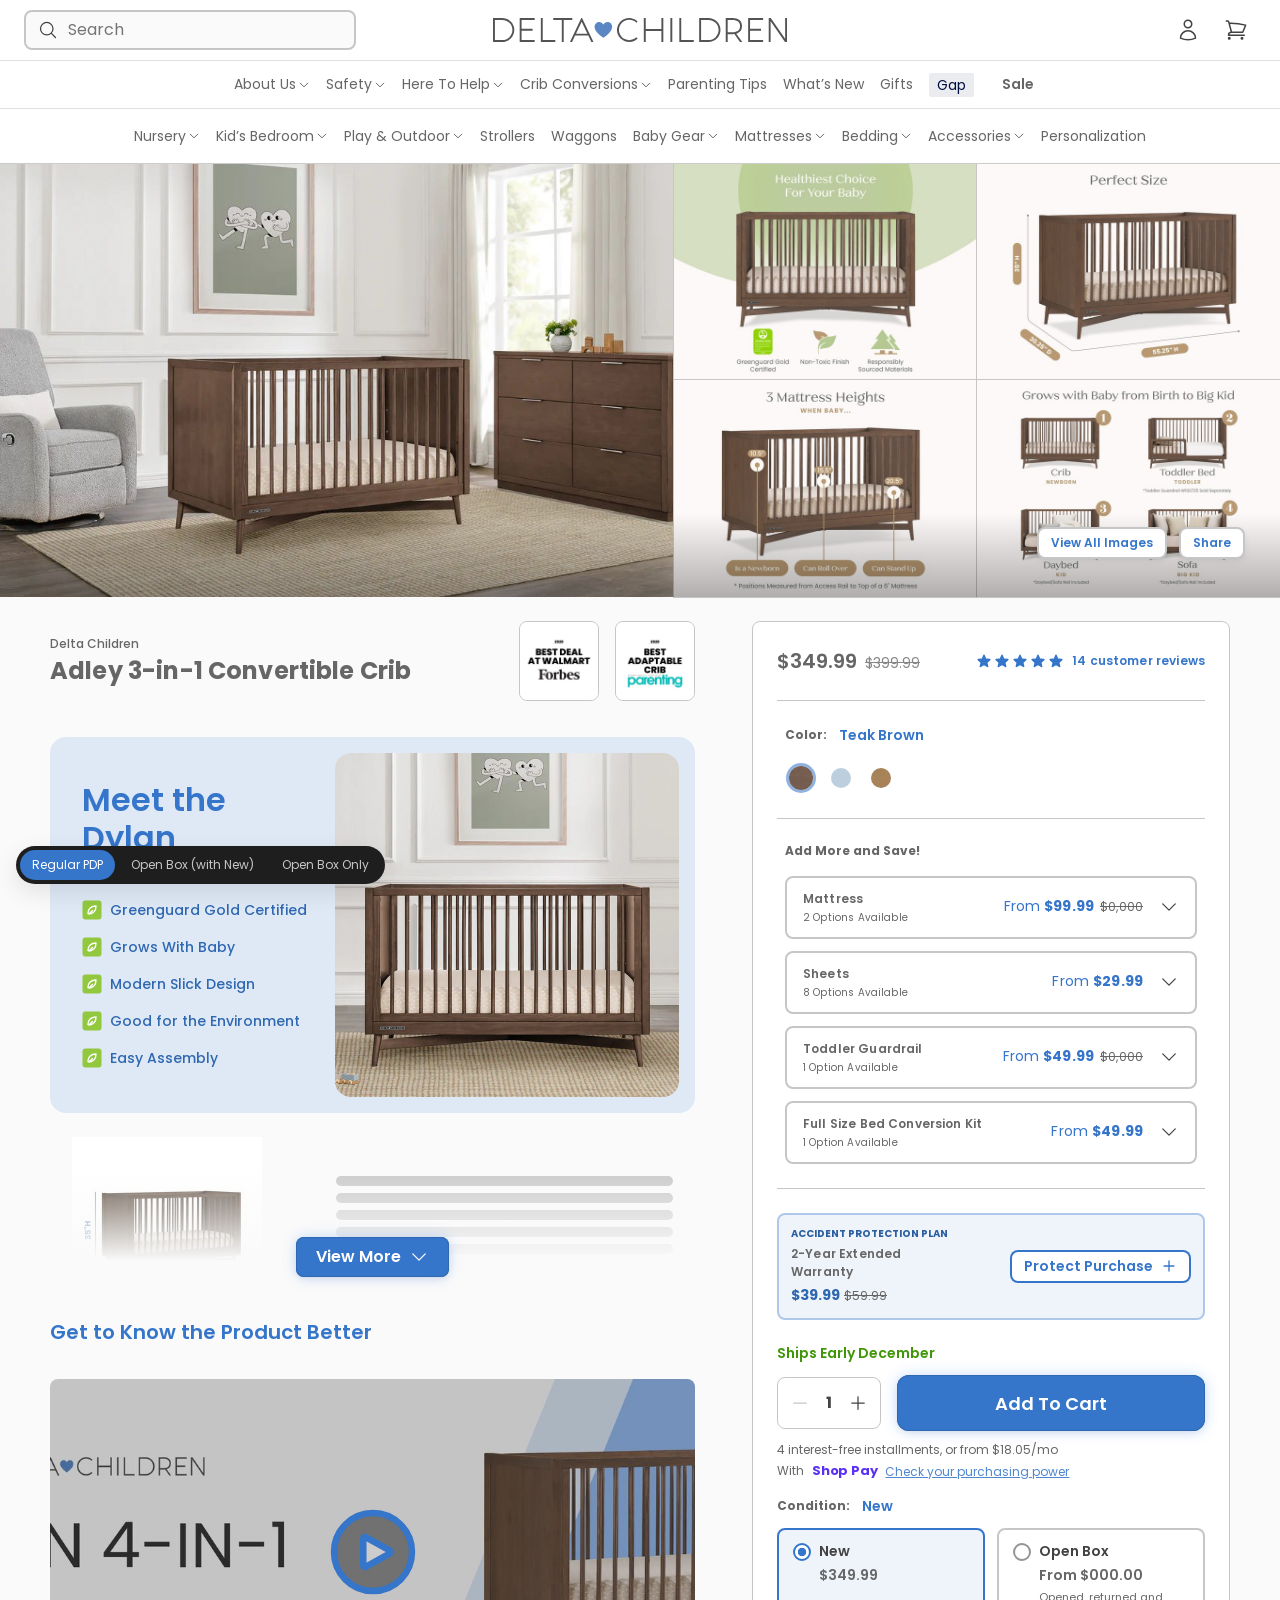
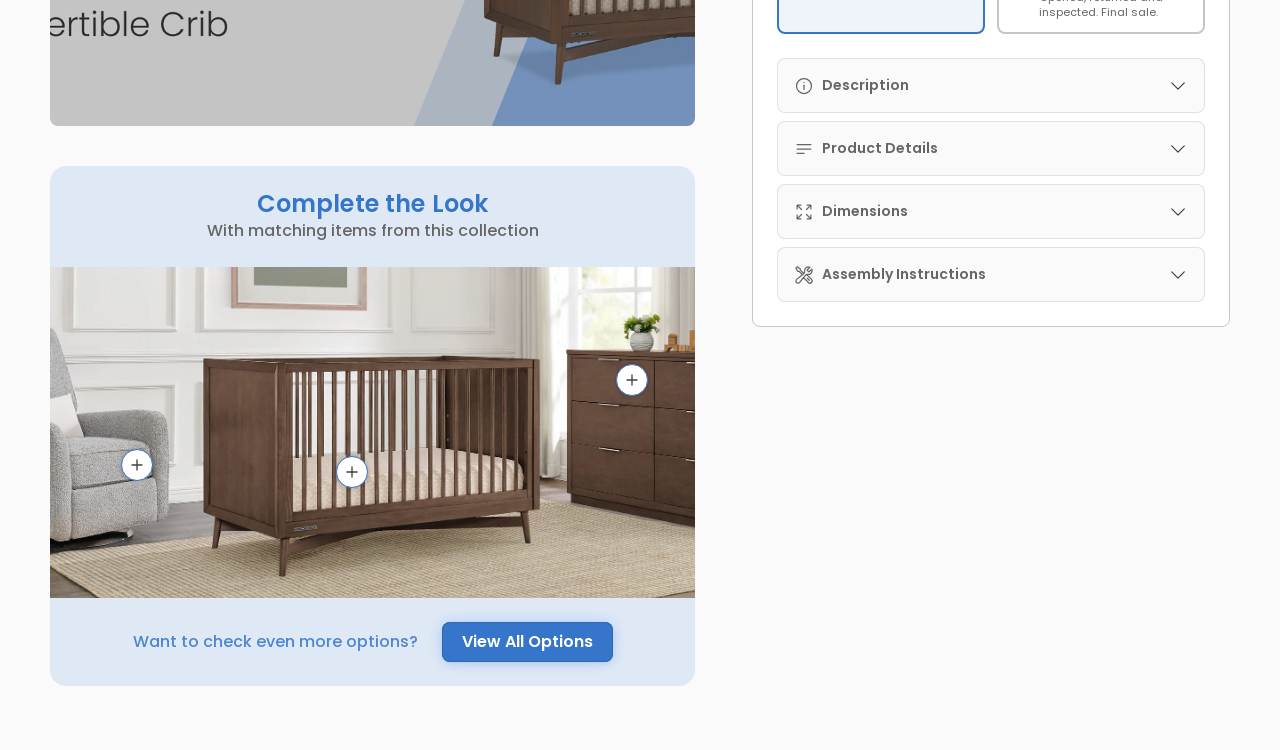
<file: index.html>
<!doctype html>
<html lang="en">
<head>
<meta charset="utf-8">
<meta name="viewport" content="width=device-width, initial-scale=1">
<title>Adley 3-in-1 Convertible Crib | Delta Children (Prototype, Option C)</title>
<meta name="description" content="Prototype: regular product page with the Open Box option.">
<link rel="preconnect" href="https://fonts.googleapis.com">
<link rel="preconnect" href="https://fonts.gstatic.com" crossorigin>
<link rel="stylesheet" href="https://fonts.googleapis.com/css2?family=Poppins:wght@400;500;600;700&display=swap">
<link rel="stylesheet" href="assets/css/styles.css">
</head>
<body>

<!-- Icon sprite -->
<svg width="0" height="0" style="position:absolute" aria-hidden="true">
  <symbol id="i-search" viewBox="0 0 24 24"><path d="m21 21-5.197-5.197m0 0A7.5 7.5 0 1 0 5.196 5.196a7.5 7.5 0 0 0 10.607 10.607Z"/></symbol>
  <symbol id="i-user" viewBox="0 0 24 24"><path d="M15.75 6a3.75 3.75 0 1 1-7.5 0 3.75 3.75 0 0 1 7.5 0ZM4.501 20.118a7.5 7.5 0 0 1 14.998 0A17.933 17.933 0 0 1 12 21.75c-2.676 0-5.216-.584-7.499-1.632Z"/></symbol>
  <symbol id="i-cart" viewBox="0 0 24 24"><path d="M2.25 3h1.386c.51 0 .955.343 1.087.835l.383 1.437M7.5 14.25a3 3 0 0 0-3 3h15.75m-12.75-3h11.218c1.121-2.3 2.1-4.684 2.924-7.138a60.114 60.114 0 0 0-16.536-1.84M7.5 14.25 5.106 5.272M6 20.25a.75.75 0 1 1-1.5 0 .75.75 0 0 1 1.5 0Zm12.75 0a.75.75 0 1 1-1.5 0 .75.75 0 0 1 1.5 0Z"/></symbol>
  <symbol id="i-menu" viewBox="0 0 24 24"><path d="M3.75 6.75h16.5M3.75 12h16.5m-16.5 5.25h16.5"/></symbol>
  <symbol id="i-chev-down" viewBox="0 0 24 24"><path d="m19.5 8.25-7.5 7.5-7.5-7.5"/></symbol>
  <symbol id="i-chev-right" viewBox="0 0 24 24"><path d="m8.25 4.5 7.5 7.5-7.5 7.5"/></symbol>
  <symbol id="i-plus" viewBox="0 0 24 24"><path d="M12 4.5v15m7.5-7.5h-15"/></symbol>
  <symbol id="i-minus" viewBox="0 0 24 24"><path d="M19.5 12h-15"/></symbol>
  <symbol id="i-info" viewBox="0 0 24 24"><circle cx="12" cy="12" r="9"/><path d="M12 11v5.25"/><path d="M12 7.75h.01"/></symbol>
  <symbol id="i-lines" viewBox="0 0 24 24"><path d="M3.75 6.75h16.5M3.75 12h16.5M3.75 17.25H12"/></symbol>
  <symbol id="i-expand" viewBox="0 0 24 24"><path d="M3.75 3.75v4.5m0-4.5h4.5m-4.5 0L9 9M3.75 20.25v-4.5m0 4.5h4.5m-4.5 0L9 15M20.25 3.75h-4.5m4.5 0v4.5m0-4.5L15 9m5.25 11.25h-4.5m4.5 0v-4.5m0 4.5L15 15"/></symbol>
  <symbol id="i-wrench" viewBox="0 0 24 24"><path d="M11.42 15.17 17.25 21A2.652 2.652 0 0 0 21 17.25l-5.877-5.877M11.42 15.17l2.496-3.03c.317-.384.74-.626 1.208-.766M11.42 15.17l-4.655 5.653a2.548 2.548 0 1 1-3.586-3.586l6.837-5.63m5.108-.233c.55-.164 1.163-.188 1.743-.14a4.5 4.5 0 0 0 4.486-6.336l-3.276 3.277a3.004 3.004 0 0 1-2.25-2.25l3.276-3.276a4.5 4.5 0 0 0-6.336 4.486c.091 1.076-.071 2.264-.904 2.95l-.102.085m-1.745 1.437L5.909 7.5H4.5L2.25 3.75l1.5-1.5L7.5 4.5v1.409l4.26 4.26m-1.745 1.437 1.745-1.437m6.615 8.206L15.75 15.75"/></symbol>
  <symbol id="i-arrow" viewBox="0 0 24 24"><path d="M13.5 4.5 21 12m0 0-7.5 7.5M21 12H3"/></symbol>
  <symbol id="i-close" viewBox="0 0 24 24"><path d="M6 18 18 6M6 6l12 12"/></symbol>
  <symbol id="i-play" viewBox="0 0 24 24"><path d="M21 12a9 9 0 1 1-18 0 9 9 0 0 1 18 0Z"/><path d="M15.91 11.672a.375.375 0 0 1 0 .656l-5.603 3.113a.375.375 0 0 1-.557-.328V8.887c0-.286.307-.466.557-.327l5.603 3.112Z"/></symbol>
  <symbol id="i-star" viewBox="0 0 24 24"><path d="M10.788 3.21c.448-1.077 1.976-1.077 2.424 0l2.082 5.006 5.404.434c1.164.093 1.636 1.545.749 2.305l-4.117 3.527 1.257 5.273c.271 1.136-.964 2.033-1.96 1.425L12 18.354 7.373 21.18c-.996.608-2.231-.29-1.96-1.425l1.257-5.273-4.117-3.527c-.887-.76-.415-2.212.749-2.305l5.404-.434 2.082-5.005Z"/></symbol>
  <symbol id="i-box" viewBox="0 0 24 24"><path d="m20.25 7.5-.625 10.632a2.25 2.25 0 0 1-2.247 2.118H6.622a2.25 2.25 0 0 1-2.247-2.118L3.75 7.5M10 11.25h4M3.375 7.5h17.25c.621 0 1.125-.504 1.125-1.125v-1.5c0-.621-.504-1.125-1.125-1.125H3.375c-.621 0-1.125.504-1.125 1.125v1.5c0 .621.504 1.125 1.125 1.125Z"/></symbol>
  <symbol id="i-gg" viewBox="0 0 20 20"><rect x=".5" y=".5" width="19" height="19" rx="3" fill="#92c83e" stroke="none"/><path d="M6 13.5c0-4.5 3-7.5 8-7.5 0 5-3 8-7 8m0 0 3.5-3.5" fill="none" stroke="#fff" stroke-width="1.4"/></symbol>
</svg>

<header class="site-header">
  <div class="hdr-top">
    <button type="button" class="icon-btn only-mobile" aria-label="Menu"><svg class="icon"><use href="#i-menu"/></svg></button>
    <label class="hdr-search only-desktop">
      <svg class="icon"><use href="#i-search"/></svg>
      <input type="search" placeholder="Search" aria-label="Search">
    </label>
    <a class="hdr-logo" href="index.html" aria-label="Delta Children home"><img src="assets/img/logo.svg" alt="Delta Children" width="294" height="24"></a>
    <div class="hdr-actions">
      <button type="button" class="icon-btn only-mobile" aria-label="Search"><svg class="icon"><use href="#i-search"/></svg></button>
      <button type="button" class="icon-btn only-desktop" aria-label="Account"><svg class="icon"><use href="#i-user"/></svg></button>
      <button type="button" class="icon-btn" aria-label="Cart"><svg class="icon"><use href="#i-cart"/></svg></button>
    </div>
  </div>
  <nav class="hdr-nav" aria-label="Utility">
    <a href="#">About Us<svg class="icon chev"><use href="#i-chev-down"/></svg></a>
    <a href="#">Safety<svg class="icon chev"><use href="#i-chev-down"/></svg></a>
    <a href="#">Here To Help<svg class="icon chev"><use href="#i-chev-down"/></svg></a>
    <a href="#">Crib Conversions<svg class="icon chev"><use href="#i-chev-down"/></svg></a>
    <a href="#">Parenting Tips</a>
    <a href="#">What’s New</a>
    <a href="#">Gifts</a>
    <a href="#" class="nav-chip">Gap</a>
    <a href="#" class="btn btn-tertiary">Sale</a>
  </nav>
  <nav class="hdr-nav" aria-label="Categories">
    <a href="#">Nursery<svg class="icon chev"><use href="#i-chev-down"/></svg></a>
    <a href="#">Kid’s Bedroom<svg class="icon chev"><use href="#i-chev-down"/></svg></a>
    <a href="#">Play &amp; Outdoor<svg class="icon chev"><use href="#i-chev-down"/></svg></a>
    <a href="#">Strollers</a>
    <a href="#">Waggons</a>
    <a href="#">Baby Gear<svg class="icon chev"><use href="#i-chev-down"/></svg></a>
    <a href="#">Mattresses<svg class="icon chev"><use href="#i-chev-down"/></svg></a>
    <a href="#">Bedding<svg class="icon chev"><use href="#i-chev-down"/></svg></a>
    <a href="#">Accessories<svg class="icon chev"><use href="#i-chev-down"/></svg></a>
    <a href="#">Personalization</a>
  </nav>
</header>

<section class="gallery" aria-label="Product images">
  <div class="gallery-track">
    <img src="assets/img/pdp-main.jpg" alt="Adley crib in a nursery">
    <img src="assets/img/pdp-t1.jpg" alt="Healthiest choice for your baby">
    <img src="assets/img/pdp-t2.jpg" alt="Perfect size dimensions">
    <img src="assets/img/pdp-t3.jpg" alt="3 mattress heights">
    <img src="assets/img/pdp-t4.jpg" alt="Grows with baby from birth to big kid">
  </div>
  <div class="gallery-shade"></div>
  <div class="gallery-actions">
    <button type="button" class="btn-ghost-chip">View All Images</button>
    <button type="button" class="btn-ghost-chip">Share</button>
  </div>
  <div class="gallery-dots"></div>
</section>

<main class="pdp">
  <div class="pdp-head">
    <div>
      <p class="brand">Delta Children</p>
      <h1 class="title">Adley 3-in-1 Convertible Crib</h1>
    </div>
    <div class="awards">
      <img src="assets/img/pdp-award1.png" alt="2020 Best Deal at Walmart award">
      <img src="assets/img/pdp-award2.png" alt="2020 Best Adaptable Crib award">
    </div>
  </div>

  <aside class="pdp-panel panel" aria-label="Purchase options">
    <div class="price-row">
      <p class="price"><span class="price-now">$349.99</span> <s class="price-was">$399.99</s></p>
      <span class="rating">
        <span class="stars" aria-label="5 out of 5 stars"><svg><use href="#i-star"/></svg><svg><use href="#i-star"/></svg><svg><use href="#i-star"/></svg><svg><use href="#i-star"/></svg><svg><use href="#i-star"/></svg></span>
        <a href="#">14 customer reviews</a>
      </span>
    </div>

    <hr>

    <div class="group">
      <div class="opt-label"><b>Color:</b><span id="color-name">Teak Brown</span></div>
      <div class="swatches" data-swatches="color-name" role="group" aria-label="Color">
        <button type="button" class="swatch" aria-pressed="true" data-name="Teak Brown" aria-label="Teak Brown"><img src="assets/img/pdp-sw1.jpg" alt=""></button>
        <button type="button" class="swatch" aria-pressed="false" data-name="Light Blue" aria-label="Light Blue"><img src="assets/img/pdp-sw2.jpg" alt=""></button>
        <button type="button" class="swatch" aria-pressed="false" data-name="Natural" aria-label="Natural"><img src="assets/img/pdp-sw3.jpg" alt=""></button>
      </div>
    </div>

    <hr>

    <div class="group">
      <b style="font-size:12px;line-height:1.4">Add More and Save!</b>
      <div class="upsells">
        <button type="button" class="upsell"><span class="upsell-main"><span class="upsell-name"><strong>Mattress</strong><small>2 Options Available</small></span><span class="upsell-price">From <b>$99.99</b><s>$0,000</s></span></span><svg class="icon"><use href="#i-chev-down"/></svg></button>
        <button type="button" class="upsell"><span class="upsell-main"><span class="upsell-name"><strong>Sheets</strong><small>8 Options Available</small></span><span class="upsell-price">From <b>$29.99</b></span></span><svg class="icon"><use href="#i-chev-down"/></svg></button>
        <button type="button" class="upsell"><span class="upsell-main"><span class="upsell-name"><strong>Toddler Guardrail</strong><small>1 Option Available</small></span><span class="upsell-price">From <b>$49.99</b><s>$0,000</s></span></span><svg class="icon"><use href="#i-chev-down"/></svg></button>
        <button type="button" class="upsell"><span class="upsell-main"><span class="upsell-name"><strong>Full Size Bed Conversion Kit</strong><small>1 Option Available</small></span><span class="upsell-price">From <b>$49.99</b></span></span><svg class="icon"><use href="#i-chev-down"/></svg></button>
      </div>
    </div>

    <hr>

    <div class="warranty">
      <div class="warranty-txt">
        <span class="eyebrow">Accident Protection Plan</span>
        <strong>2-Year Extended Warranty</strong>
        <span class="wp">$39.99<s>$59.99</s></span>
      </div>
      <button type="button" class="btn btn-secondary">Protect Purchase<svg class="icon"><use href="#i-plus"/></svg></button>
    </div>

    <div class="buy">
      <p class="ships">Ships Early December</p>
      <div class="buy-row">
        <div class="qty" data-qty data-max="10">
          <button type="button" data-step="-1" aria-label="Decrease quantity"><svg class="icon"><use href="#i-minus"/></svg></button>
          <output aria-live="polite">1</output>
          <button type="button" data-step="1" aria-label="Increase quantity"><svg class="icon"><use href="#i-plus"/></svg></button>
        </div>
        <button type="button" class="btn btn-primary btn-xl">Add To Cart</button>
      </div>
      <div class="installments">
        <span>4 interest-free installments, or from $18.05/mo</span>
        <span>With <span class="shoppay">Shop Pay</span> <a href="#">Check your purchasing power</a></span>
      </div>

      <!-- Option C: condition selector (New selected) -->
      <fieldset class="cond">
        <legend><b>Condition:</b> <span>New</span></legend>
        <div class="cond-grid">
          <label class="cond-opt is-selected">
            <input type="radio" name="condition" value="new" checked>
            <span class="cond-name">New</span>
            <span class="cond-price">$349.99</span>
          </label>
          <label class="cond-opt" data-href="open-box.html">
            <input type="radio" name="condition" value="open-box">
            <span class="cond-name">Open Box</span>
            <span class="cond-price">From $000.00</span>
            <span class="cond-desc">Opened, returned and inspected. Final sale.</span>
          </label>
        </div>
      </fieldset>
    </div>

    <div class="tabs">
      <details class="tab"><summary><span><svg class="icon"><use href="#i-info"/></svg>Description</span><svg class="icon tab-chev"><use href="#i-chev-down"/></svg></summary><p>[Product description]</p></details>
      <details class="tab"><summary><span><svg class="icon"><use href="#i-lines"/></svg>Product Details</span><svg class="icon tab-chev"><use href="#i-chev-down"/></svg></summary><p>[Product details]</p></details>
      <details class="tab"><summary><span><svg class="icon"><use href="#i-expand"/></svg>Dimensions</span><svg class="icon tab-chev"><use href="#i-chev-down"/></svg></summary><p>[Dimensions]</p></details>
      <details class="tab"><summary><span><svg class="icon"><use href="#i-wrench"/></svg>Assembly Instructions</span><svg class="icon tab-chev"><use href="#i-chev-down"/></svg></summary><p>[Assembly instructions]</p></details>
    </div>
  </aside>

  <div class="pdp-content">
    <section class="features-wrap" aria-label="Main features">
      <div class="features">
        <div class="features-inner">
          <div class="features-text">
            <h2>Meet the Dylan</h2>
            <ul>
              <li><svg class="icon"><use href="#i-gg"/></svg>Greenguard Gold Certified</li>
              <li><svg class="icon"><use href="#i-gg"/></svg>Grows With Baby</li>
              <li><svg class="icon"><use href="#i-gg"/></svg>Modern Slick Design</li>
              <li><svg class="icon"><use href="#i-gg"/></svg>Good for the Environment</li>
              <li><svg class="icon"><use href="#i-gg"/></svg>Easy Assembly</li>
            </ul>
          </div>
          <img class="features-img" src="assets/img/pdp-feature.jpg" alt="Dylan crib in a nursery">
        </div>
      </div>
      <div class="features-more">
        <div class="callout-peek" aria-hidden="true">
          <div class="callout-peek-row">
            <img src="assets/img/pdp-callout1.jpg" alt="">
            <div class="callout-lines"><i></i><i></i><i></i><i></i><i></i><i></i><i></i></div>
          </div>
        </div>
        <a href="#" class="btn btn-primary">View More<svg class="icon"><use href="#i-chev-down"/></svg></a>
      </div>
    </section>

    <section class="video" aria-label="Product video">
      <h2>Get to Know the Product Better</h2>
      <div class="video-frame">
        <img src="assets/img/pdp-video.jpg" alt="Dylan 4-in-1 convertible crib video">
        <button type="button" class="play" aria-label="Play video"><svg><use href="#i-play"/></svg></button>
      </div>
    </section>

    <section class="shoppable" aria-label="Complete the look">
      <div>
        <h2>Complete the Look</h2>
        <p class="sub">With matching items from this collection</p>
      </div>
      <div class="shop-img">
        <img src="assets/img/pdp-shoppable.jpg" alt="Adley nursery collection">
        <button type="button" class="hotspot" style="left: 90.2%; top: 34.1%" aria-label="Shop item 1"><svg class="icon"><use href="#i-plus"/></svg></button>
        <button type="button" class="hotspot" style="left: 13.5%; top: 60%" aria-label="Shop item 2"><svg class="icon"><use href="#i-plus"/></svg></button>
        <button type="button" class="hotspot" style="left: 46.8%; top: 62.1%" aria-label="Shop item 3"><svg class="icon"><use href="#i-plus"/></svg></button>
      </div>
      <div class="shop-cta">
        <span>Want to check even more options?</span>
        <a href="#" class="btn btn-primary">View All Options</a>
      </div>
    </section>
  </div>
</main>

<nav class="proto-switch" aria-label="Prototype pages">
  <a href="index.html" aria-current="page">Regular PDP</a>
  <a href="open-box.html">Open Box (with New)</a>
  <a href="open-box.html?variant=open-box-only">Open Box Only</a>
</nav>

<script src="assets/js/main.js"></script>
</body>
</html>
</file>
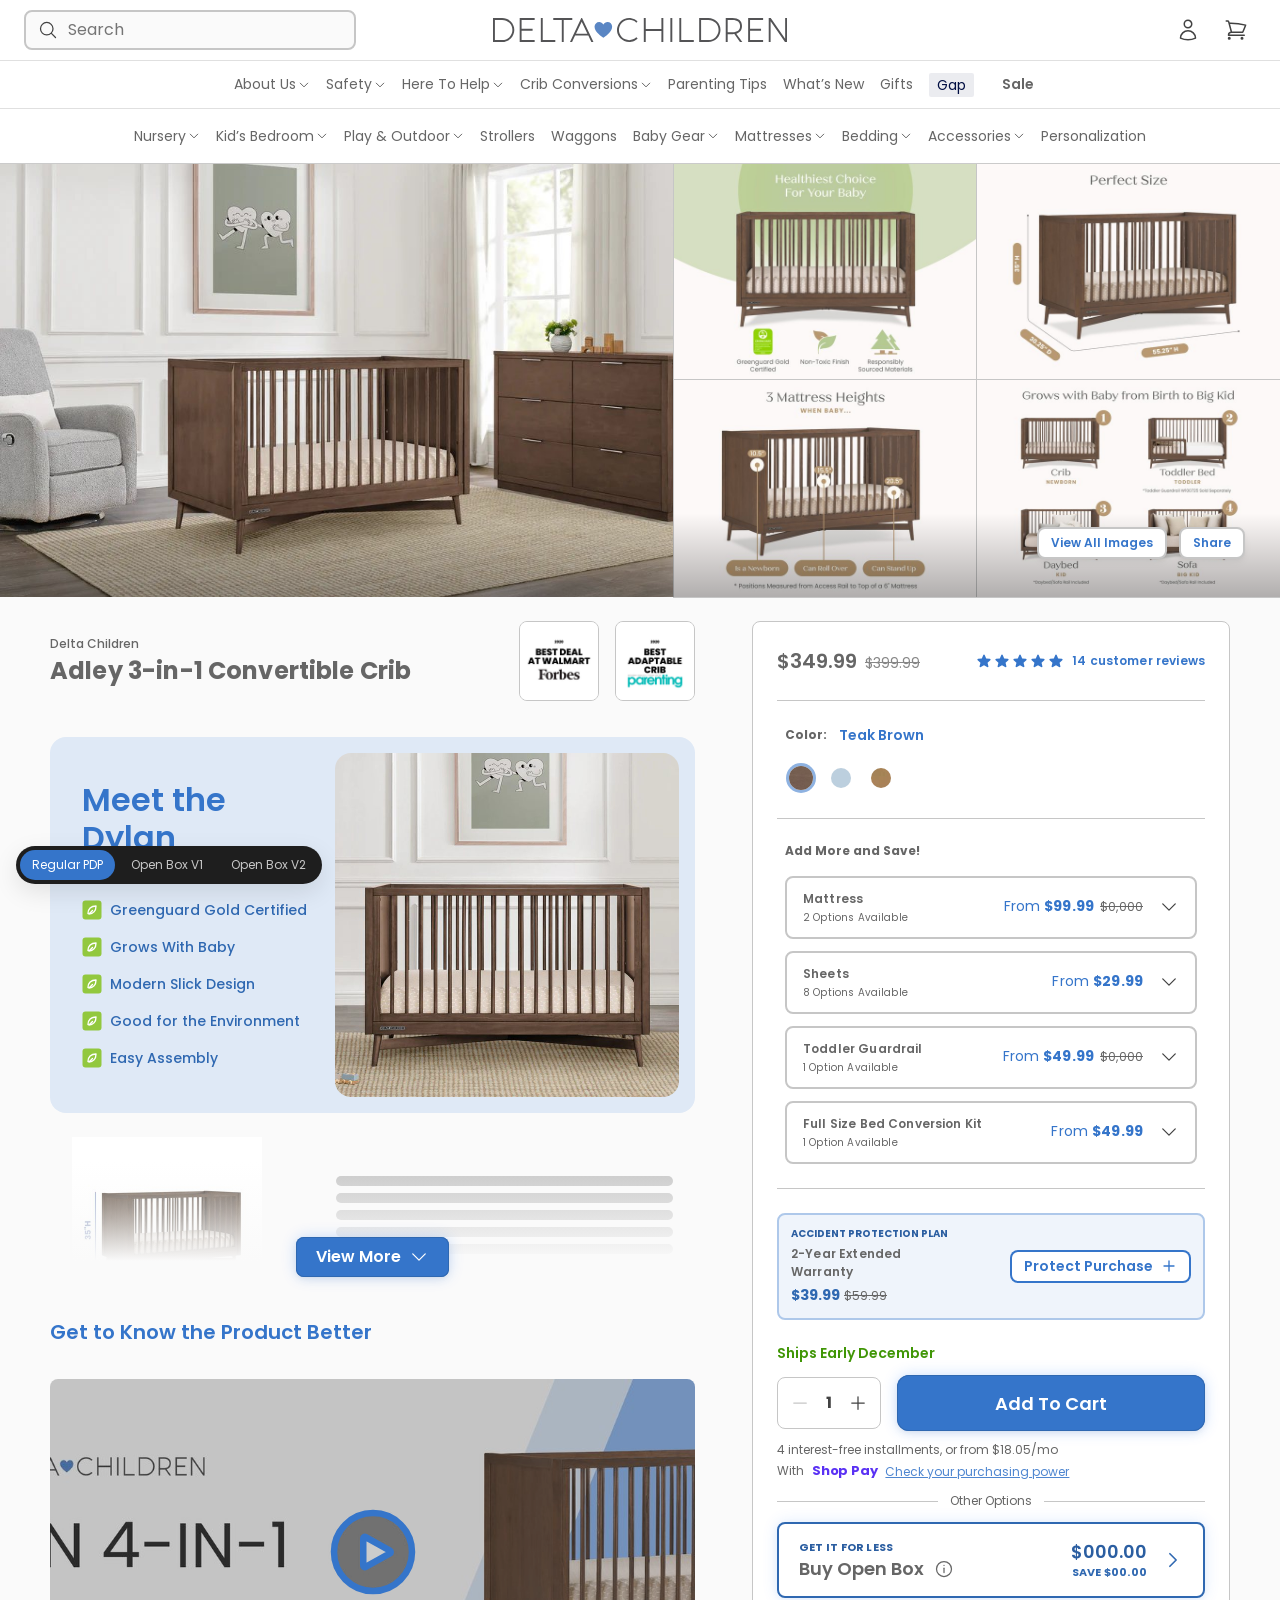
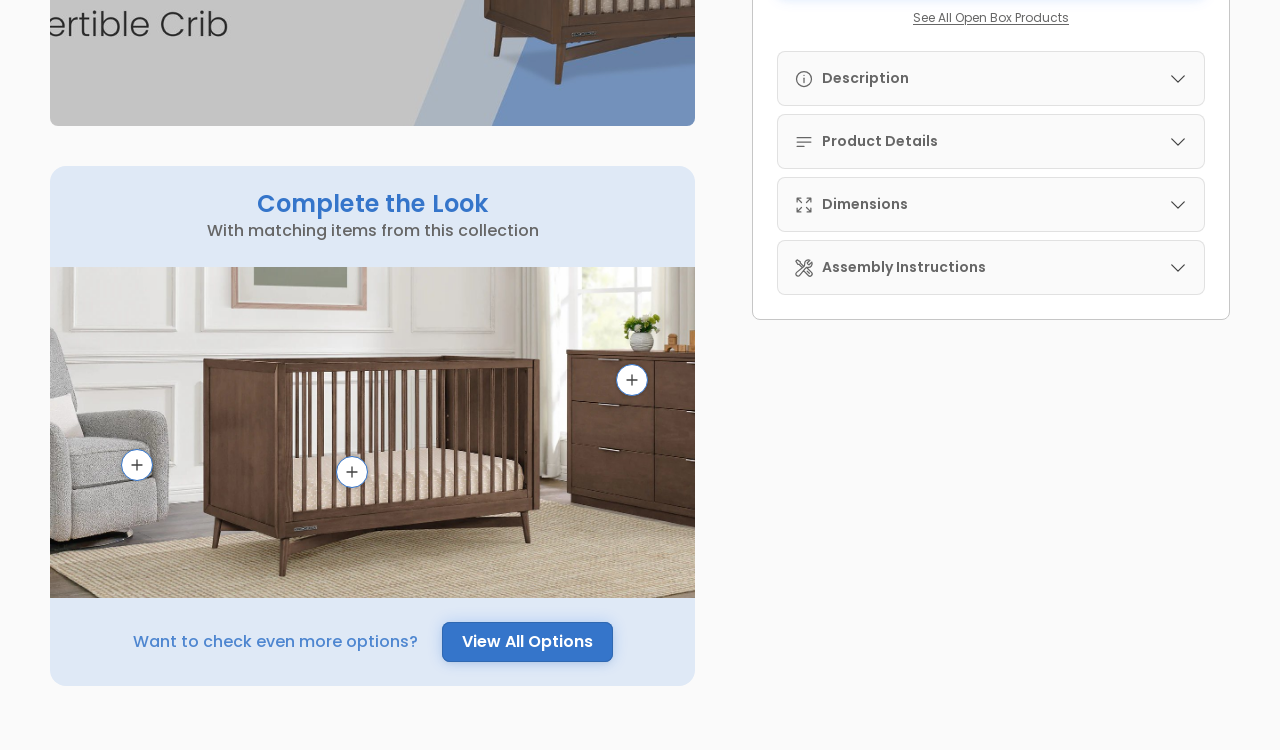
<file: open-box-prototype 2/index.html>
<!doctype html>
<html lang="en">
<head>
<meta charset="utf-8">
<meta name="viewport" content="width=device-width, initial-scale=1">
<title>Adley 3-in-1 Convertible Crib | Delta Children (Prototype)</title>
<meta name="description" content="Prototype: regular product page with the Open Box option.">
<link rel="preconnect" href="https://fonts.googleapis.com">
<link rel="preconnect" href="https://fonts.gstatic.com" crossorigin>
<link rel="stylesheet" href="https://fonts.googleapis.com/css2?family=Poppins:wght@400;500;600;700&display=swap">
<link rel="stylesheet" href="assets/css/styles.css">
</head>
<body>

<!-- Icon sprite -->
<svg width="0" height="0" style="position:absolute" aria-hidden="true">
  <symbol id="i-search" viewBox="0 0 24 24"><path d="m21 21-5.197-5.197m0 0A7.5 7.5 0 1 0 5.196 5.196a7.5 7.5 0 0 0 10.607 10.607Z"/></symbol>
  <symbol id="i-user" viewBox="0 0 24 24"><path d="M15.75 6a3.75 3.75 0 1 1-7.5 0 3.75 3.75 0 0 1 7.5 0ZM4.501 20.118a7.5 7.5 0 0 1 14.998 0A17.933 17.933 0 0 1 12 21.75c-2.676 0-5.216-.584-7.499-1.632Z"/></symbol>
  <symbol id="i-cart" viewBox="0 0 24 24"><path d="M2.25 3h1.386c.51 0 .955.343 1.087.835l.383 1.437M7.5 14.25a3 3 0 0 0-3 3h15.75m-12.75-3h11.218c1.121-2.3 2.1-4.684 2.924-7.138a60.114 60.114 0 0 0-16.536-1.84M7.5 14.25 5.106 5.272M6 20.25a.75.75 0 1 1-1.5 0 .75.75 0 0 1 1.5 0Zm12.75 0a.75.75 0 1 1-1.5 0 .75.75 0 0 1 1.5 0Z"/></symbol>
  <symbol id="i-menu" viewBox="0 0 24 24"><path d="M3.75 6.75h16.5M3.75 12h16.5m-16.5 5.25h16.5"/></symbol>
  <symbol id="i-chev-down" viewBox="0 0 24 24"><path d="m19.5 8.25-7.5 7.5-7.5-7.5"/></symbol>
  <symbol id="i-chev-right" viewBox="0 0 24 24"><path d="m8.25 4.5 7.5 7.5-7.5 7.5"/></symbol>
  <symbol id="i-plus" viewBox="0 0 24 24"><path d="M12 4.5v15m7.5-7.5h-15"/></symbol>
  <symbol id="i-minus" viewBox="0 0 24 24"><path d="M19.5 12h-15"/></symbol>
  <symbol id="i-info" viewBox="0 0 24 24"><circle cx="12" cy="12" r="9"/><path d="M12 11v5.25"/><path d="M12 7.75h.01"/></symbol>
  <symbol id="i-lines" viewBox="0 0 24 24"><path d="M3.75 6.75h16.5M3.75 12h16.5M3.75 17.25H12"/></symbol>
  <symbol id="i-expand" viewBox="0 0 24 24"><path d="M3.75 3.75v4.5m0-4.5h4.5m-4.5 0L9 9M3.75 20.25v-4.5m0 4.5h4.5m-4.5 0L9 15M20.25 3.75h-4.5m4.5 0v4.5m0-4.5L15 9m5.25 11.25h-4.5m4.5 0v-4.5m0 4.5L15 15"/></symbol>
  <symbol id="i-wrench" viewBox="0 0 24 24"><path d="M11.42 15.17 17.25 21A2.652 2.652 0 0 0 21 17.25l-5.877-5.877M11.42 15.17l2.496-3.03c.317-.384.74-.626 1.208-.766M11.42 15.17l-4.655 5.653a2.548 2.548 0 1 1-3.586-3.586l6.837-5.63m5.108-.233c.55-.164 1.163-.188 1.743-.14a4.5 4.5 0 0 0 4.486-6.336l-3.276 3.277a3.004 3.004 0 0 1-2.25-2.25l3.276-3.276a4.5 4.5 0 0 0-6.336 4.486c.091 1.076-.071 2.264-.904 2.95l-.102.085m-1.745 1.437L5.909 7.5H4.5L2.25 3.75l1.5-1.5L7.5 4.5v1.409l4.26 4.26m-1.745 1.437 1.745-1.437m6.615 8.206L15.75 15.75"/></symbol>
  <symbol id="i-arrow" viewBox="0 0 24 24"><path d="M13.5 4.5 21 12m0 0-7.5 7.5M21 12H3"/></symbol>
  <symbol id="i-close" viewBox="0 0 24 24"><path d="M6 18 18 6M6 6l12 12"/></symbol>
  <symbol id="i-play" viewBox="0 0 24 24"><path d="M21 12a9 9 0 1 1-18 0 9 9 0 0 1 18 0Z"/><path d="M15.91 11.672a.375.375 0 0 1 0 .656l-5.603 3.113a.375.375 0 0 1-.557-.328V8.887c0-.286.307-.466.557-.327l5.603 3.112Z"/></symbol>
  <symbol id="i-star" viewBox="0 0 24 24"><path d="M10.788 3.21c.448-1.077 1.976-1.077 2.424 0l2.082 5.006 5.404.434c1.164.093 1.636 1.545.749 2.305l-4.117 3.527 1.257 5.273c.271 1.136-.964 2.033-1.96 1.425L12 18.354 7.373 21.18c-.996.608-2.231-.29-1.96-1.425l1.257-5.273-4.117-3.527c-.887-.76-.415-2.212.749-2.305l5.404-.434 2.082-5.005Z"/></symbol>
  <symbol id="i-box" viewBox="0 0 24 24"><path d="m20.25 7.5-.625 10.632a2.25 2.25 0 0 1-2.247 2.118H6.622a2.25 2.25 0 0 1-2.247-2.118L3.75 7.5M10 11.25h4M3.375 7.5h17.25c.621 0 1.125-.504 1.125-1.125v-1.5c0-.621-.504-1.125-1.125-1.125H3.375c-.621 0-1.125.504-1.125 1.125v1.5c0 .621.504 1.125 1.125 1.125Z"/></symbol>
  <symbol id="i-gg" viewBox="0 0 20 20"><rect x=".5" y=".5" width="19" height="19" rx="3" fill="#92c83e" stroke="none"/><path d="M6 13.5c0-4.5 3-7.5 8-7.5 0 5-3 8-7 8m0 0 3.5-3.5" fill="none" stroke="#fff" stroke-width="1.4"/></symbol>
</svg>

<header class="site-header">
  <div class="hdr-top">
    <button type="button" class="icon-btn only-mobile" aria-label="Menu"><svg class="icon"><use href="#i-menu"/></svg></button>
    <label class="hdr-search only-desktop">
      <svg class="icon"><use href="#i-search"/></svg>
      <input type="search" placeholder="Search" aria-label="Search">
    </label>
    <a class="hdr-logo" href="index.html" aria-label="Delta Children home"><img src="assets/img/logo.svg" alt="Delta Children" width="294" height="24"></a>
    <div class="hdr-actions">
      <button type="button" class="icon-btn only-mobile" aria-label="Search"><svg class="icon"><use href="#i-search"/></svg></button>
      <button type="button" class="icon-btn only-desktop" aria-label="Account"><svg class="icon"><use href="#i-user"/></svg></button>
      <button type="button" class="icon-btn" aria-label="Cart"><svg class="icon"><use href="#i-cart"/></svg></button>
    </div>
  </div>
  <nav class="hdr-nav" aria-label="Utility">
    <a href="#">About Us<svg class="icon chev"><use href="#i-chev-down"/></svg></a>
    <a href="#">Safety<svg class="icon chev"><use href="#i-chev-down"/></svg></a>
    <a href="#">Here To Help<svg class="icon chev"><use href="#i-chev-down"/></svg></a>
    <a href="#">Crib Conversions<svg class="icon chev"><use href="#i-chev-down"/></svg></a>
    <a href="#">Parenting Tips</a>
    <a href="#">What’s New</a>
    <a href="#">Gifts</a>
    <a href="#" class="nav-chip">Gap</a>
    <a href="#" class="btn btn-tertiary">Sale</a>
  </nav>
  <nav class="hdr-nav" aria-label="Categories">
    <a href="#">Nursery<svg class="icon chev"><use href="#i-chev-down"/></svg></a>
    <a href="#">Kid’s Bedroom<svg class="icon chev"><use href="#i-chev-down"/></svg></a>
    <a href="#">Play &amp; Outdoor<svg class="icon chev"><use href="#i-chev-down"/></svg></a>
    <a href="#">Strollers</a>
    <a href="#">Waggons</a>
    <a href="#">Baby Gear<svg class="icon chev"><use href="#i-chev-down"/></svg></a>
    <a href="#">Mattresses<svg class="icon chev"><use href="#i-chev-down"/></svg></a>
    <a href="#">Bedding<svg class="icon chev"><use href="#i-chev-down"/></svg></a>
    <a href="#">Accessories<svg class="icon chev"><use href="#i-chev-down"/></svg></a>
    <a href="#">Personalization</a>
  </nav>
</header>

<section class="gallery" aria-label="Product images">
  <div class="gallery-track">
    <img src="assets/img/pdp-main.jpg" alt="Adley crib in a nursery">
    <img src="assets/img/pdp-t1.jpg" alt="Healthiest choice for your baby">
    <img src="assets/img/pdp-t2.jpg" alt="Perfect size dimensions">
    <img src="assets/img/pdp-t3.jpg" alt="3 mattress heights">
    <img src="assets/img/pdp-t4.jpg" alt="Grows with baby from birth to big kid">
  </div>
  <div class="gallery-shade"></div>
  <div class="gallery-actions">
    <button type="button" class="btn-ghost-chip">View All Images</button>
    <button type="button" class="btn-ghost-chip">Share</button>
  </div>
  <div class="gallery-dots"></div>
</section>

<main class="pdp">
  <div class="pdp-head">
    <div>
      <p class="brand">Delta Children</p>
      <h1 class="title">Adley 3-in-1 Convertible Crib</h1>
    </div>
    <div class="awards">
      <img src="assets/img/pdp-award1.png" alt="2020 Best Deal at Walmart award">
      <img src="assets/img/pdp-award2.png" alt="2020 Best Adaptable Crib award">
    </div>
  </div>

  <aside class="pdp-panel panel" aria-label="Purchase options">
    <div class="price-row">
      <p class="price"><span class="price-now">$349.99</span> <s class="price-was">$399.99</s></p>
      <span class="rating">
        <span class="stars" aria-label="5 out of 5 stars"><svg><use href="#i-star"/></svg><svg><use href="#i-star"/></svg><svg><use href="#i-star"/></svg><svg><use href="#i-star"/></svg><svg><use href="#i-star"/></svg></span>
        <a href="#">14 customer reviews</a>
      </span>
    </div>

    <hr>

    <div class="group">
      <div class="opt-label"><b>Color:</b><span id="color-name">Teak Brown</span></div>
      <div class="swatches" data-swatches="color-name" role="group" aria-label="Color">
        <button type="button" class="swatch" aria-pressed="true" data-name="Teak Brown" aria-label="Teak Brown"><img src="assets/img/pdp-sw1.jpg" alt=""></button>
        <button type="button" class="swatch" aria-pressed="false" data-name="Light Blue" aria-label="Light Blue"><img src="assets/img/pdp-sw2.jpg" alt=""></button>
        <button type="button" class="swatch" aria-pressed="false" data-name="Natural" aria-label="Natural"><img src="assets/img/pdp-sw3.jpg" alt=""></button>
      </div>
    </div>

    <hr>

    <div class="group">
      <b style="font-size:12px;line-height:1.4">Add More and Save!</b>
      <div class="upsells">
        <button type="button" class="upsell"><span class="upsell-main"><span class="upsell-name"><strong>Mattress</strong><small>2 Options Available</small></span><span class="upsell-price">From <b>$99.99</b><s>$0,000</s></span></span><svg class="icon"><use href="#i-chev-down"/></svg></button>
        <button type="button" class="upsell"><span class="upsell-main"><span class="upsell-name"><strong>Sheets</strong><small>8 Options Available</small></span><span class="upsell-price">From <b>$29.99</b></span></span><svg class="icon"><use href="#i-chev-down"/></svg></button>
        <button type="button" class="upsell"><span class="upsell-main"><span class="upsell-name"><strong>Toddler Guardrail</strong><small>1 Option Available</small></span><span class="upsell-price">From <b>$49.99</b><s>$0,000</s></span></span><svg class="icon"><use href="#i-chev-down"/></svg></button>
        <button type="button" class="upsell"><span class="upsell-main"><span class="upsell-name"><strong>Full Size Bed Conversion Kit</strong><small>1 Option Available</small></span><span class="upsell-price">From <b>$49.99</b></span></span><svg class="icon"><use href="#i-chev-down"/></svg></button>
      </div>
    </div>

    <hr>

    <div class="warranty">
      <div class="warranty-txt">
        <span class="eyebrow">Accident Protection Plan</span>
        <strong>2-Year Extended Warranty</strong>
        <span class="wp">$39.99<s>$59.99</s></span>
      </div>
      <button type="button" class="btn btn-secondary">Protect Purchase<svg class="icon"><use href="#i-plus"/></svg></button>
    </div>

    <div class="buy">
      <p class="ships">Ships Early December</p>
      <div class="buy-row">
        <div class="qty" data-qty data-max="10">
          <button type="button" data-step="-1" aria-label="Decrease quantity"><svg class="icon"><use href="#i-minus"/></svg></button>
          <output aria-live="polite">1</output>
          <button type="button" data-step="1" aria-label="Increase quantity"><svg class="icon"><use href="#i-plus"/></svg></button>
        </div>
        <button type="button" class="btn btn-primary btn-xl">Add To Cart</button>
      </div>
      <div class="installments">
        <span>4 interest-free installments, or from $18.05/mo</span>
        <span>With <span class="shoppay">Shop Pay</span> <a href="#">Check your purchasing power</a></span>
      </div>

      <!-- Open Box option (AC1) -->
      <div class="or-divider">Other Options</div>
      <div class="ob-card">
        <a class="ob-link" href="open-box.html" aria-label="Buy Open Box: Adley 3-in-1 Convertible Crib for $000.00, save $00.00"></a>
        <div class="ob-main">
          <span class="ob-eyebrow">Get It for Less</span>
          <span class="ob-title-row">
            <span class="ob-title">Buy Open Box</span>
            <span class="ob-info-wrap">
              <button type="button" class="ob-info" aria-label="What is Open Box?" aria-expanded="false" aria-describedby="ob-tip-1"><svg class="icon"><use href="#i-info"/></svg></button>
              <span class="ob-tip" id="ob-tip-1" role="tooltip">
                <span class="ob-tip-head">What is Open Box?<button type="button" class="ob-tip-close" aria-label="Close"><svg class="icon"><use href="#i-close"/></svg></button></span>
                Final sale, not eligible for return, and excluded from promotions. May show minor cosmetic damage or wear, or be missing non-essential accessories.
              </span>
            </span>
          </span>
        </div>
        <div class="ob-side">
          <span class="ob-price">$000.00</span>
          <span class="ob-save">Save $00.00</span>
        </div>
        <svg class="icon ob-chev"><use href="#i-chev-right"/></svg>
      </div>
      <a class="ob-see-all" href="#">See All Open Box Products</a>
    </div>

    <div class="tabs">
      <details class="tab"><summary><span><svg class="icon"><use href="#i-info"/></svg>Description</span><svg class="icon tab-chev"><use href="#i-chev-down"/></svg></summary><p>[Product description]</p></details>
      <details class="tab"><summary><span><svg class="icon"><use href="#i-lines"/></svg>Product Details</span><svg class="icon tab-chev"><use href="#i-chev-down"/></svg></summary><p>[Product details]</p></details>
      <details class="tab"><summary><span><svg class="icon"><use href="#i-expand"/></svg>Dimensions</span><svg class="icon tab-chev"><use href="#i-chev-down"/></svg></summary><p>[Dimensions]</p></details>
      <details class="tab"><summary><span><svg class="icon"><use href="#i-wrench"/></svg>Assembly Instructions</span><svg class="icon tab-chev"><use href="#i-chev-down"/></svg></summary><p>[Assembly instructions]</p></details>
    </div>
  </aside>

  <div class="pdp-content">
    <section class="features-wrap" aria-label="Main features">
      <div class="features">
        <div class="features-inner">
          <div class="features-text">
            <h2>Meet the Dylan</h2>
            <ul>
              <li><svg class="icon"><use href="#i-gg"/></svg>Greenguard Gold Certified</li>
              <li><svg class="icon"><use href="#i-gg"/></svg>Grows With Baby</li>
              <li><svg class="icon"><use href="#i-gg"/></svg>Modern Slick Design</li>
              <li><svg class="icon"><use href="#i-gg"/></svg>Good for the Environment</li>
              <li><svg class="icon"><use href="#i-gg"/></svg>Easy Assembly</li>
            </ul>
          </div>
          <img class="features-img" src="assets/img/pdp-feature.jpg" alt="Dylan crib in a nursery">
        </div>
      </div>
      <div class="features-more">
        <div class="callout-peek" aria-hidden="true">
          <div class="callout-peek-row">
            <img src="assets/img/pdp-callout1.jpg" alt="">
            <div class="callout-lines"><i></i><i></i><i></i><i></i><i></i><i></i><i></i></div>
          </div>
        </div>
        <a href="#" class="btn btn-primary">View More<svg class="icon"><use href="#i-chev-down"/></svg></a>
      </div>
    </section>

    <section class="video" aria-label="Product video">
      <h2>Get to Know the Product Better</h2>
      <div class="video-frame">
        <img src="assets/img/pdp-video.jpg" alt="Dylan 4-in-1 convertible crib video">
        <button type="button" class="play" aria-label="Play video"><svg><use href="#i-play"/></svg></button>
      </div>
    </section>

    <section class="shoppable" aria-label="Complete the look">
      <div>
        <h2>Complete the Look</h2>
        <p class="sub">With matching items from this collection</p>
      </div>
      <div class="shop-img">
        <img src="assets/img/pdp-shoppable.jpg" alt="Adley nursery collection">
        <button type="button" class="hotspot" style="left: 90.2%; top: 34.1%" aria-label="Shop item 1"><svg class="icon"><use href="#i-plus"/></svg></button>
        <button type="button" class="hotspot" style="left: 13.5%; top: 60%" aria-label="Shop item 2"><svg class="icon"><use href="#i-plus"/></svg></button>
        <button type="button" class="hotspot" style="left: 46.8%; top: 62.1%" aria-label="Shop item 3"><svg class="icon"><use href="#i-plus"/></svg></button>
      </div>
      <div class="shop-cta">
        <span>Want to check even more options?</span>
        <a href="#" class="btn btn-primary">View All Options</a>
      </div>
    </section>
  </div>
</main>

<nav class="proto-switch" aria-label="Prototype pages">
  <a href="index.html" aria-current="page">Regular PDP</a>
  <a href="open-box.html">Open Box V1</a>
  <a href="open-box.html?variant=open-box-only">Open Box V2</a>
</nav>

<script src="assets/js/main.js"></script>
</body>
</html>
</file>
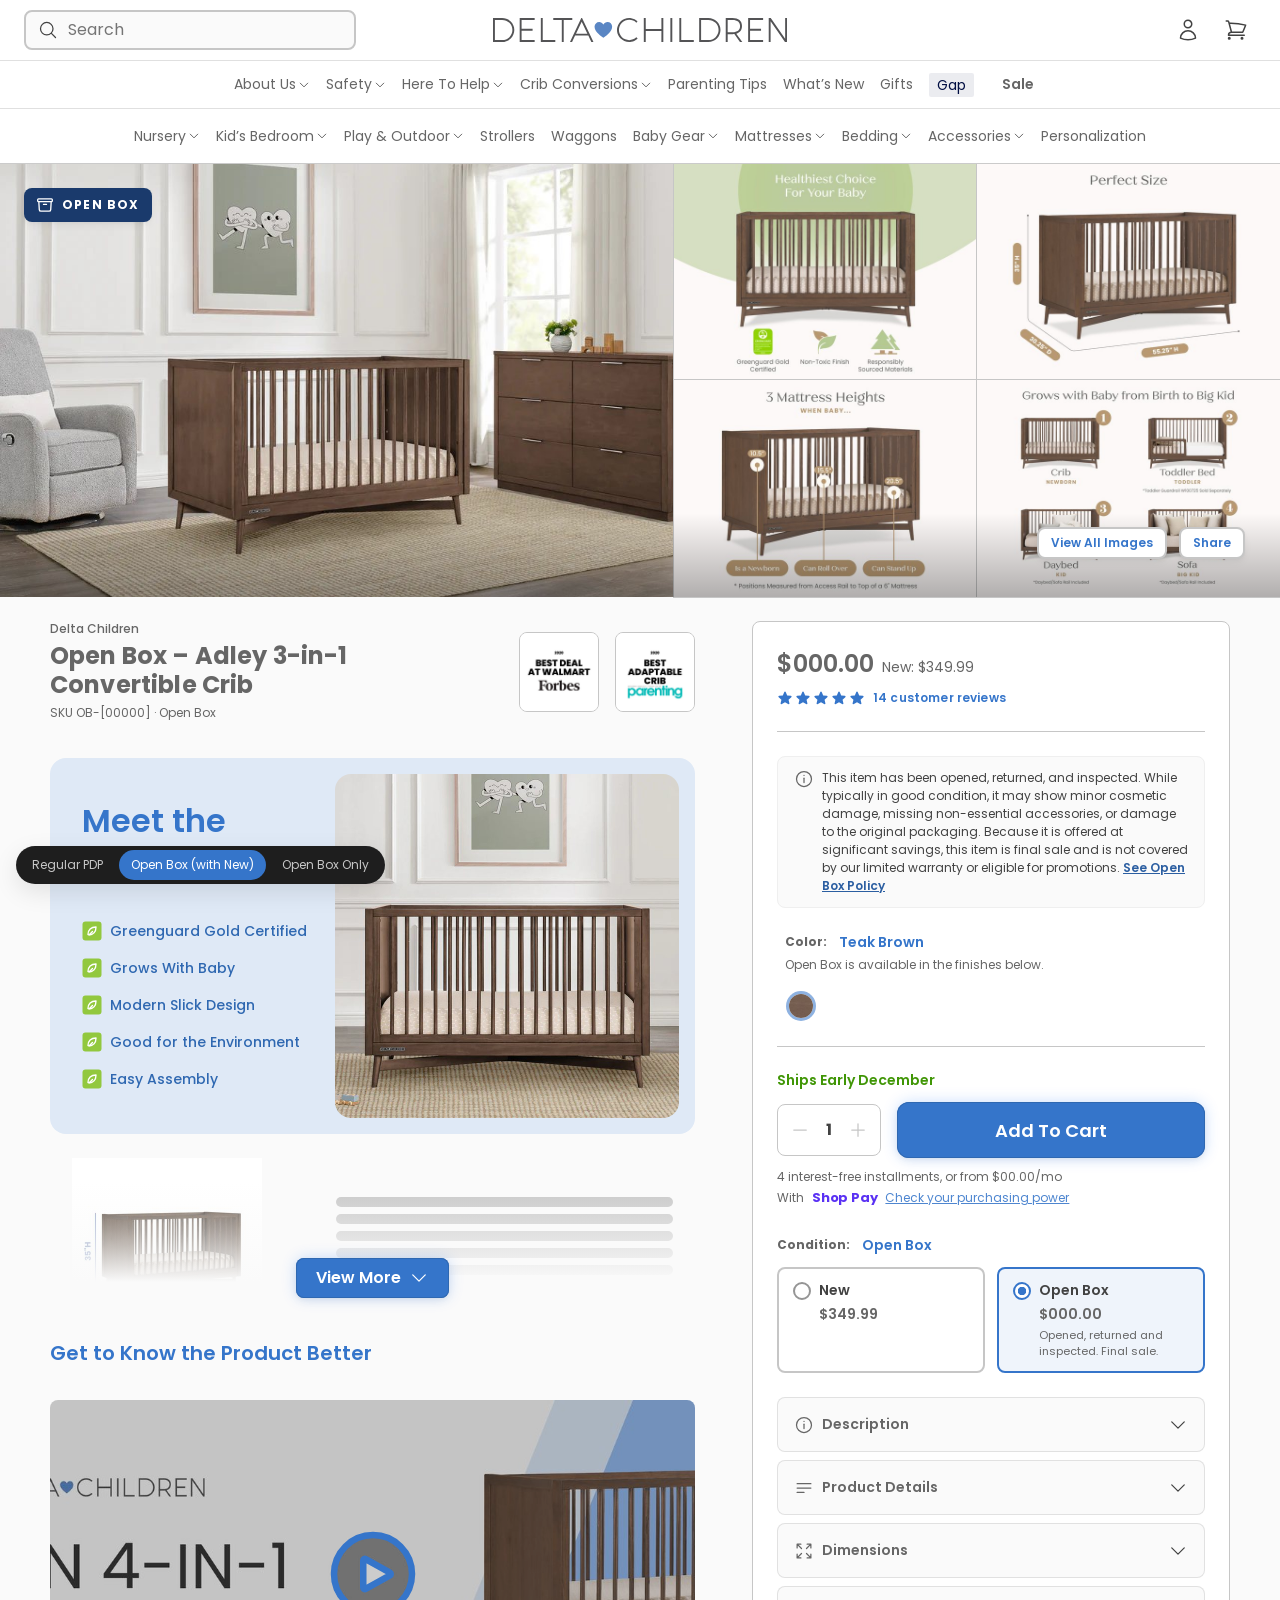
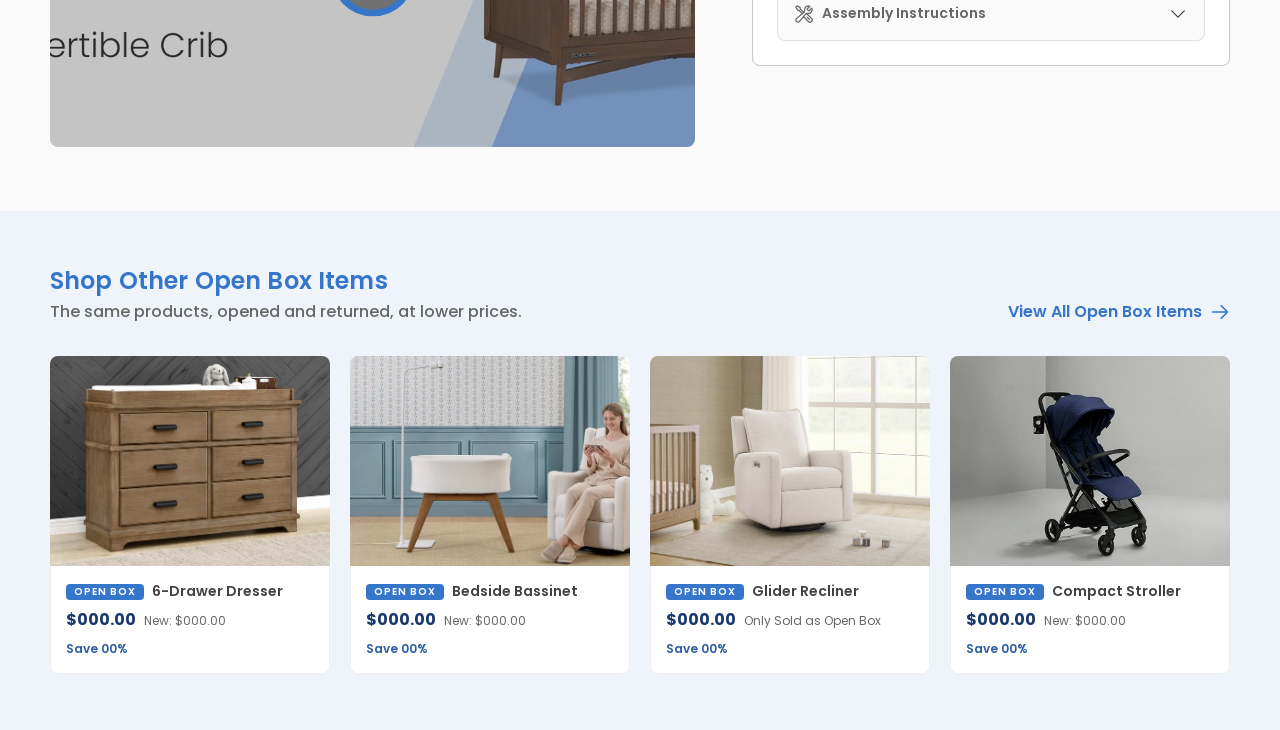
<file: open-box.html>
<!doctype html>
<html lang="en">
<head>
<meta charset="utf-8">
<meta name="viewport" content="width=device-width, initial-scale=1">
<title>Open Box – Adley 3-in-1 Convertible Crib | Delta Children (Prototype, Option C)</title>
<meta name="description" content="Prototype: Open Box product page template.">
<link rel="preconnect" href="https://fonts.googleapis.com">
<link rel="preconnect" href="https://fonts.gstatic.com" crossorigin>
<link rel="stylesheet" href="https://fonts.googleapis.com/css2?family=Poppins:wght@400;500;600;700&display=swap">
<link rel="stylesheet" href="assets/css/styles.css">
</head>
<body class="ob">

<!-- Icon sprite -->
<svg width="0" height="0" style="position:absolute" aria-hidden="true">
  <symbol id="i-search" viewBox="0 0 24 24"><path d="m21 21-5.197-5.197m0 0A7.5 7.5 0 1 0 5.196 5.196a7.5 7.5 0 0 0 10.607 10.607Z"/></symbol>
  <symbol id="i-user" viewBox="0 0 24 24"><path d="M15.75 6a3.75 3.75 0 1 1-7.5 0 3.75 3.75 0 0 1 7.5 0ZM4.501 20.118a7.5 7.5 0 0 1 14.998 0A17.933 17.933 0 0 1 12 21.75c-2.676 0-5.216-.584-7.499-1.632Z"/></symbol>
  <symbol id="i-cart" viewBox="0 0 24 24"><path d="M2.25 3h1.386c.51 0 .955.343 1.087.835l.383 1.437M7.5 14.25a3 3 0 0 0-3 3h15.75m-12.75-3h11.218c1.121-2.3 2.1-4.684 2.924-7.138a60.114 60.114 0 0 0-16.536-1.84M7.5 14.25 5.106 5.272M6 20.25a.75.75 0 1 1-1.5 0 .75.75 0 0 1 1.5 0Zm12.75 0a.75.75 0 1 1-1.5 0 .75.75 0 0 1 1.5 0Z"/></symbol>
  <symbol id="i-menu" viewBox="0 0 24 24"><path d="M3.75 6.75h16.5M3.75 12h16.5m-16.5 5.25h16.5"/></symbol>
  <symbol id="i-chev-down" viewBox="0 0 24 24"><path d="m19.5 8.25-7.5 7.5-7.5-7.5"/></symbol>
  <symbol id="i-chev-right" viewBox="0 0 24 24"><path d="m8.25 4.5 7.5 7.5-7.5 7.5"/></symbol>
  <symbol id="i-plus" viewBox="0 0 24 24"><path d="M12 4.5v15m7.5-7.5h-15"/></symbol>
  <symbol id="i-minus" viewBox="0 0 24 24"><path d="M19.5 12h-15"/></symbol>
  <symbol id="i-info" viewBox="0 0 24 24"><circle cx="12" cy="12" r="9"/><path d="M12 11v5.25"/><path d="M12 7.75h.01"/></symbol>
  <symbol id="i-lines" viewBox="0 0 24 24"><path d="M3.75 6.75h16.5M3.75 12h16.5M3.75 17.25H12"/></symbol>
  <symbol id="i-expand" viewBox="0 0 24 24"><path d="M3.75 3.75v4.5m0-4.5h4.5m-4.5 0L9 9M3.75 20.25v-4.5m0 4.5h4.5m-4.5 0L9 15M20.25 3.75h-4.5m4.5 0v4.5m0-4.5L15 9m5.25 11.25h-4.5m4.5 0v-4.5m0 4.5L15 15"/></symbol>
  <symbol id="i-wrench" viewBox="0 0 24 24"><path d="M11.42 15.17 17.25 21A2.652 2.652 0 0 0 21 17.25l-5.877-5.877M11.42 15.17l2.496-3.03c.317-.384.74-.626 1.208-.766M11.42 15.17l-4.655 5.653a2.548 2.548 0 1 1-3.586-3.586l6.837-5.63m5.108-.233c.55-.164 1.163-.188 1.743-.14a4.5 4.5 0 0 0 4.486-6.336l-3.276 3.277a3.004 3.004 0 0 1-2.25-2.25l3.276-3.276a4.5 4.5 0 0 0-6.336 4.486c.091 1.076-.071 2.264-.904 2.95l-.102.085m-1.745 1.437L5.909 7.5H4.5L2.25 3.75l1.5-1.5L7.5 4.5v1.409l4.26 4.26m-1.745 1.437 1.745-1.437m6.615 8.206L15.75 15.75"/></symbol>
  <symbol id="i-arrow" viewBox="0 0 24 24"><path d="M13.5 4.5 21 12m0 0-7.5 7.5M21 12H3"/></symbol>
  <symbol id="i-close" viewBox="0 0 24 24"><path d="M6 18 18 6M6 6l12 12"/></symbol>
  <symbol id="i-play" viewBox="0 0 24 24"><path d="M21 12a9 9 0 1 1-18 0 9 9 0 0 1 18 0Z"/><path d="M15.91 11.672a.375.375 0 0 1 0 .656l-5.603 3.113a.375.375 0 0 1-.557-.328V8.887c0-.286.307-.466.557-.327l5.603 3.112Z"/></symbol>
  <symbol id="i-star" viewBox="0 0 24 24"><path d="M10.788 3.21c.448-1.077 1.976-1.077 2.424 0l2.082 5.006 5.404.434c1.164.093 1.636 1.545.749 2.305l-4.117 3.527 1.257 5.273c.271 1.136-.964 2.033-1.96 1.425L12 18.354 7.373 21.18c-.996.608-2.231-.29-1.96-1.425l1.257-5.273-4.117-3.527c-.887-.76-.415-2.212.749-2.305l5.404-.434 2.082-5.005Z"/></symbol>
  <symbol id="i-box" viewBox="0 0 24 24"><path d="m20.25 7.5-.625 10.632a2.25 2.25 0 0 1-2.247 2.118H6.622a2.25 2.25 0 0 1-2.247-2.118L3.75 7.5M10 11.25h4M3.375 7.5h17.25c.621 0 1.125-.504 1.125-1.125v-1.5c0-.621-.504-1.125-1.125-1.125H3.375c-.621 0-1.125.504-1.125 1.125v1.5c0 .621.504 1.125 1.125 1.125Z"/></symbol>
  <symbol id="i-gg" viewBox="0 0 20 20"><rect x=".5" y=".5" width="19" height="19" rx="3" fill="#92c83e" stroke="none"/><path d="M6 13.5c0-4.5 3-7.5 8-7.5 0 5-3 8-7 8m0 0 3.5-3.5" fill="none" stroke="#fff" stroke-width="1.4"/></symbol>
</svg>

<header class="site-header">
  <div class="hdr-top">
    <button type="button" class="icon-btn only-mobile" aria-label="Menu"><svg class="icon"><use href="#i-menu"/></svg></button>
    <label class="hdr-search only-desktop">
      <svg class="icon"><use href="#i-search"/></svg>
      <input type="search" placeholder="Search" aria-label="Search">
    </label>
    <a class="hdr-logo" href="index.html" aria-label="Delta Children home"><img src="assets/img/logo.svg" alt="Delta Children" width="294" height="24"></a>
    <div class="hdr-actions">
      <button type="button" class="icon-btn only-mobile" aria-label="Search"><svg class="icon"><use href="#i-search"/></svg></button>
      <button type="button" class="icon-btn only-desktop" aria-label="Account"><svg class="icon"><use href="#i-user"/></svg></button>
      <button type="button" class="icon-btn" aria-label="Cart"><svg class="icon"><use href="#i-cart"/></svg></button>
    </div>
  </div>
  <nav class="hdr-nav" aria-label="Utility">
    <a href="#">About Us<svg class="icon chev"><use href="#i-chev-down"/></svg></a>
    <a href="#">Safety<svg class="icon chev"><use href="#i-chev-down"/></svg></a>
    <a href="#">Here To Help<svg class="icon chev"><use href="#i-chev-down"/></svg></a>
    <a href="#">Crib Conversions<svg class="icon chev"><use href="#i-chev-down"/></svg></a>
    <a href="#">Parenting Tips</a>
    <a href="#">What’s New</a>
    <a href="#">Gifts</a>
    <a href="#" class="nav-chip">Gap</a>
    <a href="#" class="btn btn-tertiary">Sale</a>
  </nav>
  <nav class="hdr-nav" aria-label="Categories">
    <a href="#">Nursery<svg class="icon chev"><use href="#i-chev-down"/></svg></a>
    <a href="#">Kid’s Bedroom<svg class="icon chev"><use href="#i-chev-down"/></svg></a>
    <a href="#">Play &amp; Outdoor<svg class="icon chev"><use href="#i-chev-down"/></svg></a>
    <a href="#">Strollers</a>
    <a href="#">Waggons</a>
    <a href="#">Baby Gear<svg class="icon chev"><use href="#i-chev-down"/></svg></a>
    <a href="#">Mattresses<svg class="icon chev"><use href="#i-chev-down"/></svg></a>
    <a href="#">Bedding<svg class="icon chev"><use href="#i-chev-down"/></svg></a>
    <a href="#">Accessories<svg class="icon chev"><use href="#i-chev-down"/></svg></a>
    <a href="#">Personalization</a>
  </nav>
</header>

<section class="gallery" aria-label="Product images">
  <span class="ob-photo-badge"><svg class="icon"><use href="#i-box"/></svg>Open Box</span>
  <div class="gallery-track">
    <img src="assets/img/pdp-main.jpg" alt="Adley crib in a nursery">
    <img src="assets/img/pdp-t1.jpg" alt="Healthiest choice for your baby">
    <img src="assets/img/pdp-t2.jpg" alt="Perfect size dimensions">
    <img src="assets/img/pdp-t3.jpg" alt="3 mattress heights">
    <img src="assets/img/pdp-t4.jpg" alt="Grows with baby from birth to big kid">
  </div>
  <div class="gallery-shade"></div>
  <div class="gallery-actions">
    <button type="button" class="btn-ghost-chip">View All Images</button>
    <button type="button" class="btn-ghost-chip">Share</button>
  </div>
  <div class="gallery-dots"></div>
</section>

<main class="pdp">
  <div class="pdp-head">
    <div>
      <p class="brand">Delta Children</p>
      <h1 class="title">Open Box – Adley 3-in-1 Convertible Crib</h1>
      <p class="sku">SKU OB-[00000] · Open Box</p>
    </div>
    <div class="awards">
      <img src="assets/img/pdp-award1.png" alt="2020 Best Deal at Walmart award">
      <img src="assets/img/pdp-award2.png" alt="2020 Best Adaptable Crib award">
    </div>
  </div>

  <aside class="pdp-panel panel" aria-label="Purchase options">
    <div class="price-row">
      <p class="price"><span class="price-now">$000.00</span> <span class="price-ref v1-only">New: $349.99</span></p>
      <span class="rating">
        <span class="stars" aria-label="5 out of 5 stars"><svg><use href="#i-star"/></svg><svg><use href="#i-star"/></svg><svg><use href="#i-star"/></svg><svg><use href="#i-star"/></svg><svg><use href="#i-star"/></svg></span>
        <a href="#">14 customer reviews</a>
      </span>
    </div>

    <hr>

    <div class="note" role="note">
      <svg class="icon"><use href="#i-info"/></svg>
      <p>This item has been opened, returned, and inspected. While typically in good condition, it may show minor cosmetic damage, missing non-essential accessories, or damage to the original packaging. Because it is offered at significant savings, this item is final sale and is not covered by our limited warranty or eligible for promotions. <a href="#">See Open Box Policy</a></p>
    </div>

    <div class="group">
      <div class="opt-label"><b>Color:</b><span>Teak Brown</span></div>
      <p class="note-small">Open Box is available in the finishes below.</p>
      <div class="swatches"><span class="swatch" aria-pressed="true"><img src="assets/img/pdp-sw1.jpg" alt="Teak Brown"></span></div>
    </div>

    <hr>

    <div class="buy">
      <p class="ships">Ships Early December</p>
      <div class="buy-row">
        <div class="qty" data-qty data-max="1">
          <button type="button" data-step="-1" aria-label="Decrease quantity"><svg class="icon"><use href="#i-minus"/></svg></button>
          <output aria-live="polite">1</output>
          <button type="button" data-step="1" aria-label="Increase quantity"><svg class="icon"><use href="#i-plus"/></svg></button>
        </div>
        <button type="button" class="btn btn-primary btn-xl">Add To Cart</button>
      </div>
      <div class="installments">
        <span>4 interest-free installments, or from $00.00/mo</span>
        <span>With <span class="shoppay">Shop Pay</span> <a href="#">Check your purchasing power</a></span>
      </div>
    </div>

    <!-- V1 / Option C: condition selector (Open Box selected) -->
    <fieldset class="cond v1-only">
      <legend><b>Condition:</b> <span>Open Box</span></legend>
      <div class="cond-grid">
        <label class="cond-opt" data-href="index.html">
          <input type="radio" name="condition" value="new">
          <span class="cond-name">New</span>
          <span class="cond-price">$349.99</span>
        </label>
        <label class="cond-opt is-selected">
          <input type="radio" name="condition" value="open-box" checked>
          <span class="cond-name">Open Box</span>
          <span class="cond-price">$000.00</span>
          <span class="cond-desc">Opened, returned and inspected. Final sale.</span>
        </label>
      </div>
    </fieldset>

    <!-- V2: Open Box only -->
    <div class="note v2-only" role="note">
      <svg class="icon"><use href="#i-info"/></svg>
      <p>This product is only available as Open Box. It’s no longer sold new.</p>
    </div>

    <div class="tabs">
      <details class="tab"><summary><span><svg class="icon"><use href="#i-info"/></svg>Description</span><svg class="icon tab-chev"><use href="#i-chev-down"/></svg></summary><p>[Product description]</p></details>
      <details class="tab"><summary><span><svg class="icon"><use href="#i-lines"/></svg>Product Details</span><svg class="icon tab-chev"><use href="#i-chev-down"/></svg></summary><p>[Product details]</p></details>
      <details class="tab"><summary><span><svg class="icon"><use href="#i-expand"/></svg>Dimensions</span><svg class="icon tab-chev"><use href="#i-chev-down"/></svg></summary><p>[Dimensions]</p></details>
      <details class="tab"><summary><span><svg class="icon"><use href="#i-wrench"/></svg>Assembly Instructions</span><svg class="icon tab-chev"><use href="#i-chev-down"/></svg></summary><p>[Assembly instructions]</p></details>
    </div>
  </aside>

  <div class="pdp-content">
    <section class="features-wrap" aria-label="Main features">
      <div class="features">
        <div class="features-inner">
          <div class="features-text">
            <h2>Meet the Dylan</h2>
            <ul>
              <li><svg class="icon"><use href="#i-gg"/></svg>Greenguard Gold Certified</li>
              <li><svg class="icon"><use href="#i-gg"/></svg>Grows With Baby</li>
              <li><svg class="icon"><use href="#i-gg"/></svg>Modern Slick Design</li>
              <li><svg class="icon"><use href="#i-gg"/></svg>Good for the Environment</li>
              <li><svg class="icon"><use href="#i-gg"/></svg>Easy Assembly</li>
            </ul>
          </div>
          <img class="features-img" src="assets/img/pdp-feature.jpg" alt="Dylan crib in a nursery">
        </div>
      </div>
      <div class="features-more">
        <div class="callout-peek" aria-hidden="true">
          <div class="callout-peek-row">
            <img src="assets/img/pdp-callout1.jpg" alt="">
            <div class="callout-lines"><i></i><i></i><i></i><i></i><i></i><i></i><i></i></div>
          </div>
        </div>
        <a href="#" class="btn btn-primary">View More<svg class="icon"><use href="#i-chev-down"/></svg></a>
      </div>
    </section>

    <section class="video" aria-label="Product video">
      <h2>Get to Know the Product Better</h2>
      <div class="video-frame">
        <img src="assets/img/pdp-video.jpg" alt="Dylan 4-in-1 convertible crib video">
        <button type="button" class="play" aria-label="Play video"><svg><use href="#i-play"/></svg></button>
      </div>
    </section>
  </div>
</main>

<!-- Shop other Open Box items (AC4) -->
<section class="ob-more" aria-labelledby="ob-more-title">
  <div class="ob-more-inner">
    <div class="ob-more-head">
      <div>
        <h2 id="ob-more-title">Shop Other Open Box Items</h2>
        <p>The same products, opened and returned, at lower prices.</p>
      </div>
      <a class="view-all" href="#">View All Open Box Items<svg class="icon"><use href="#i-arrow"/></svg></a>
    </div>
    <div class="ob-grid">
      <a class="pcard" href="#"><img src="assets/img/ob-dresser.jpg" alt=""><span class="pcard-body"><span class="pcard-name"><span class="badge">Open Box</span>6-Drawer Dresser</span><span class="pcard-price"><b>$000.00</b><small>New: $000.00</small></span><span class="pcard-save">Save 00%</span></span></a>
      <a class="pcard" href="#"><img src="assets/img/ob-bassinet.jpg" alt=""><span class="pcard-body"><span class="pcard-name"><span class="badge">Open Box</span>Bedside Bassinet</span><span class="pcard-price"><b>$000.00</b><small>New: $000.00</small></span><span class="pcard-save">Save 00%</span></span></a>
      <a class="pcard" href="#"><img src="assets/img/ob-glider.jpg" alt=""><span class="pcard-body"><span class="pcard-name"><span class="badge">Open Box</span>Glider Recliner</span><span class="pcard-price"><b>$000.00</b><small>Only Sold as Open Box</small></span><span class="pcard-save">Save 00%</span></span></a>
      <a class="pcard" href="#"><img src="assets/img/ob-stroller.jpg" alt=""><span class="pcard-body"><span class="pcard-name"><span class="badge">Open Box</span>Compact Stroller</span><span class="pcard-price"><b>$000.00</b><small>New: $000.00</small></span><span class="pcard-save">Save 00%</span></span></a>
    </div>
    <a class="view-all-btn" href="#">View All Open Box Items<svg class="icon"><use href="#i-arrow"/></svg></a>
  </div>
</section>

<nav class="proto-switch" aria-label="Prototype pages">
  <a href="index.html">Regular PDP</a>
  <a href="open-box.html" data-variant-link="v1">Open Box (with New)</a>
  <a href="open-box.html?variant=open-box-only" data-variant-link="v2">Open Box Only</a>
</nav>

<script src="assets/js/main.js"></script>
</body>
</html>
</file>
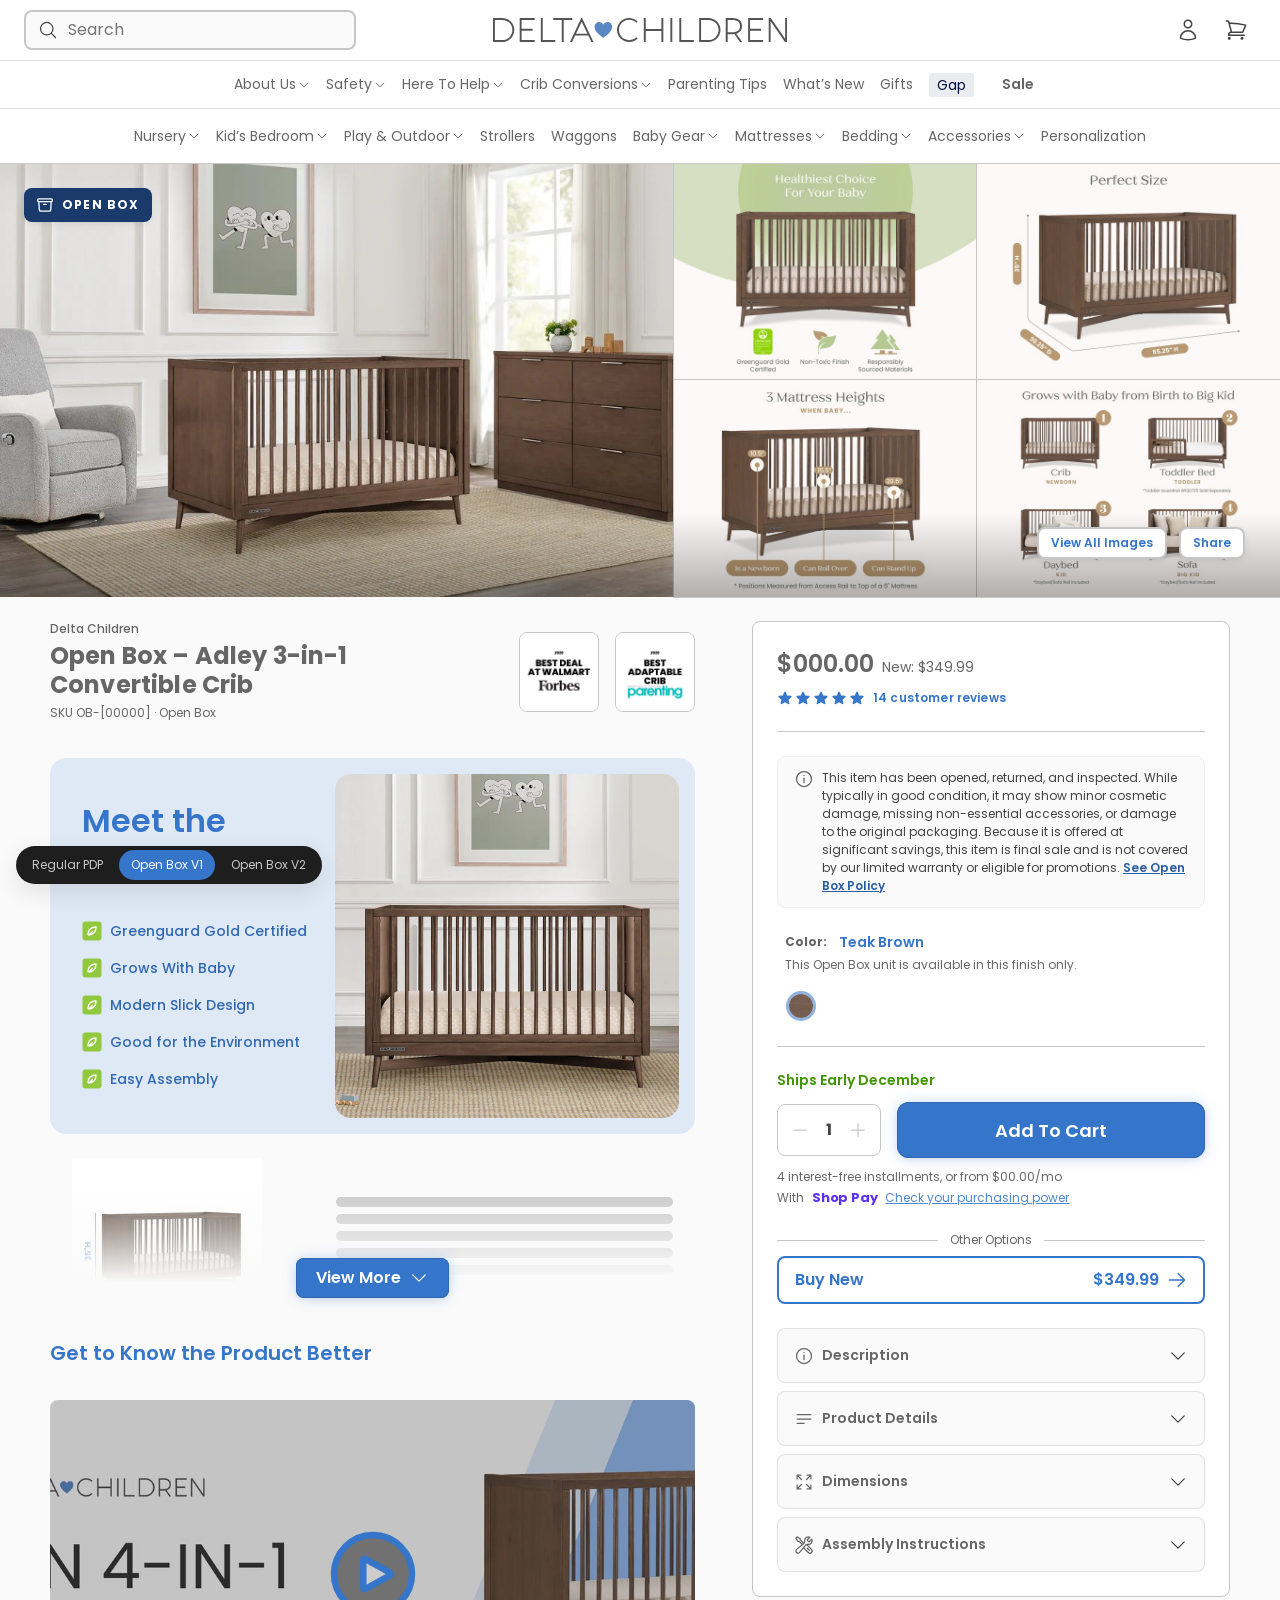
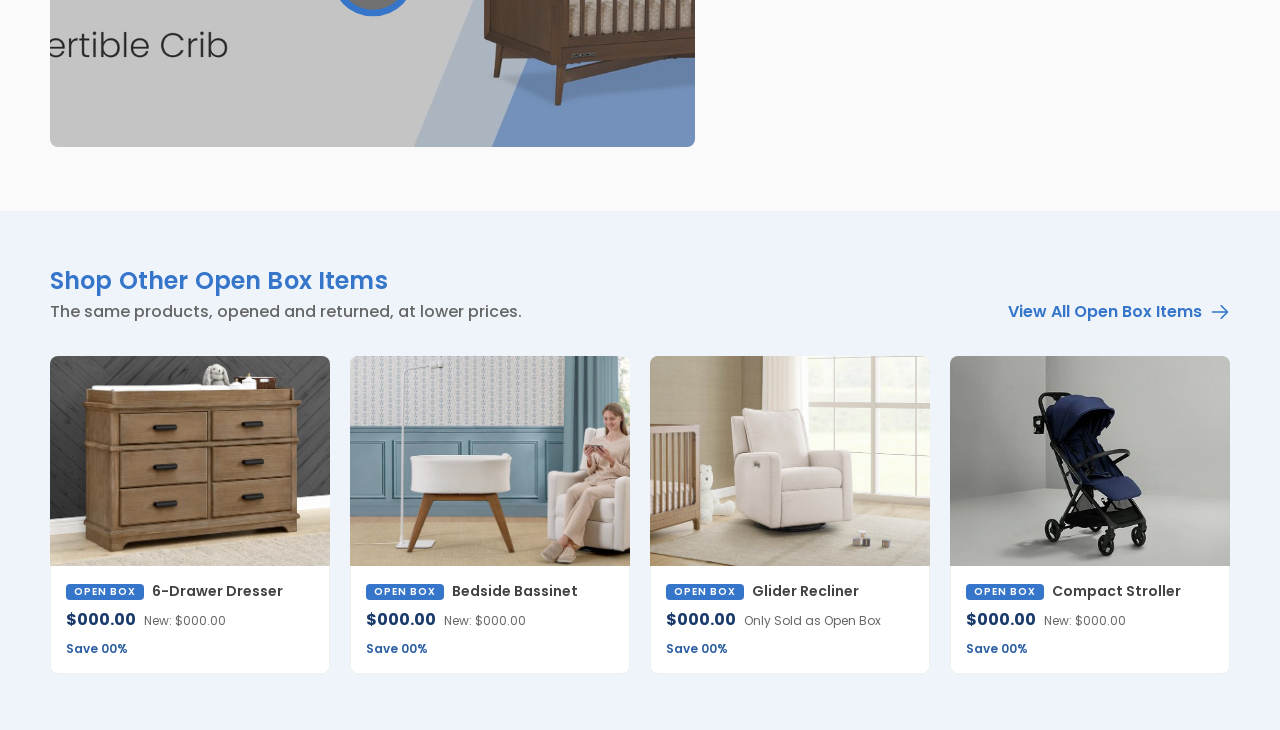
<file: open-box-prototype 2/open-box.html>
<!doctype html>
<html lang="en">
<head>
<meta charset="utf-8">
<meta name="viewport" content="width=device-width, initial-scale=1">
<title>Open Box – Adley 3-in-1 Convertible Crib | Delta Children (Prototype)</title>
<meta name="description" content="Prototype: Open Box product page template.">
<link rel="preconnect" href="https://fonts.googleapis.com">
<link rel="preconnect" href="https://fonts.gstatic.com" crossorigin>
<link rel="stylesheet" href="https://fonts.googleapis.com/css2?family=Poppins:wght@400;500;600;700&display=swap">
<link rel="stylesheet" href="assets/css/styles.css">
</head>
<body class="ob">

<!-- Icon sprite -->
<svg width="0" height="0" style="position:absolute" aria-hidden="true">
  <symbol id="i-search" viewBox="0 0 24 24"><path d="m21 21-5.197-5.197m0 0A7.5 7.5 0 1 0 5.196 5.196a7.5 7.5 0 0 0 10.607 10.607Z"/></symbol>
  <symbol id="i-user" viewBox="0 0 24 24"><path d="M15.75 6a3.75 3.75 0 1 1-7.5 0 3.75 3.75 0 0 1 7.5 0ZM4.501 20.118a7.5 7.5 0 0 1 14.998 0A17.933 17.933 0 0 1 12 21.75c-2.676 0-5.216-.584-7.499-1.632Z"/></symbol>
  <symbol id="i-cart" viewBox="0 0 24 24"><path d="M2.25 3h1.386c.51 0 .955.343 1.087.835l.383 1.437M7.5 14.25a3 3 0 0 0-3 3h15.75m-12.75-3h11.218c1.121-2.3 2.1-4.684 2.924-7.138a60.114 60.114 0 0 0-16.536-1.84M7.5 14.25 5.106 5.272M6 20.25a.75.75 0 1 1-1.5 0 .75.75 0 0 1 1.5 0Zm12.75 0a.75.75 0 1 1-1.5 0 .75.75 0 0 1 1.5 0Z"/></symbol>
  <symbol id="i-menu" viewBox="0 0 24 24"><path d="M3.75 6.75h16.5M3.75 12h16.5m-16.5 5.25h16.5"/></symbol>
  <symbol id="i-chev-down" viewBox="0 0 24 24"><path d="m19.5 8.25-7.5 7.5-7.5-7.5"/></symbol>
  <symbol id="i-chev-right" viewBox="0 0 24 24"><path d="m8.25 4.5 7.5 7.5-7.5 7.5"/></symbol>
  <symbol id="i-plus" viewBox="0 0 24 24"><path d="M12 4.5v15m7.5-7.5h-15"/></symbol>
  <symbol id="i-minus" viewBox="0 0 24 24"><path d="M19.5 12h-15"/></symbol>
  <symbol id="i-info" viewBox="0 0 24 24"><circle cx="12" cy="12" r="9"/><path d="M12 11v5.25"/><path d="M12 7.75h.01"/></symbol>
  <symbol id="i-lines" viewBox="0 0 24 24"><path d="M3.75 6.75h16.5M3.75 12h16.5M3.75 17.25H12"/></symbol>
  <symbol id="i-expand" viewBox="0 0 24 24"><path d="M3.75 3.75v4.5m0-4.5h4.5m-4.5 0L9 9M3.75 20.25v-4.5m0 4.5h4.5m-4.5 0L9 15M20.25 3.75h-4.5m4.5 0v4.5m0-4.5L15 9m5.25 11.25h-4.5m4.5 0v-4.5m0 4.5L15 15"/></symbol>
  <symbol id="i-wrench" viewBox="0 0 24 24"><path d="M11.42 15.17 17.25 21A2.652 2.652 0 0 0 21 17.25l-5.877-5.877M11.42 15.17l2.496-3.03c.317-.384.74-.626 1.208-.766M11.42 15.17l-4.655 5.653a2.548 2.548 0 1 1-3.586-3.586l6.837-5.63m5.108-.233c.55-.164 1.163-.188 1.743-.14a4.5 4.5 0 0 0 4.486-6.336l-3.276 3.277a3.004 3.004 0 0 1-2.25-2.25l3.276-3.276a4.5 4.5 0 0 0-6.336 4.486c.091 1.076-.071 2.264-.904 2.95l-.102.085m-1.745 1.437L5.909 7.5H4.5L2.25 3.75l1.5-1.5L7.5 4.5v1.409l4.26 4.26m-1.745 1.437 1.745-1.437m6.615 8.206L15.75 15.75"/></symbol>
  <symbol id="i-arrow" viewBox="0 0 24 24"><path d="M13.5 4.5 21 12m0 0-7.5 7.5M21 12H3"/></symbol>
  <symbol id="i-close" viewBox="0 0 24 24"><path d="M6 18 18 6M6 6l12 12"/></symbol>
  <symbol id="i-play" viewBox="0 0 24 24"><path d="M21 12a9 9 0 1 1-18 0 9 9 0 0 1 18 0Z"/><path d="M15.91 11.672a.375.375 0 0 1 0 .656l-5.603 3.113a.375.375 0 0 1-.557-.328V8.887c0-.286.307-.466.557-.327l5.603 3.112Z"/></symbol>
  <symbol id="i-star" viewBox="0 0 24 24"><path d="M10.788 3.21c.448-1.077 1.976-1.077 2.424 0l2.082 5.006 5.404.434c1.164.093 1.636 1.545.749 2.305l-4.117 3.527 1.257 5.273c.271 1.136-.964 2.033-1.96 1.425L12 18.354 7.373 21.18c-.996.608-2.231-.29-1.96-1.425l1.257-5.273-4.117-3.527c-.887-.76-.415-2.212.749-2.305l5.404-.434 2.082-5.005Z"/></symbol>
  <symbol id="i-box" viewBox="0 0 24 24"><path d="m20.25 7.5-.625 10.632a2.25 2.25 0 0 1-2.247 2.118H6.622a2.25 2.25 0 0 1-2.247-2.118L3.75 7.5M10 11.25h4M3.375 7.5h17.25c.621 0 1.125-.504 1.125-1.125v-1.5c0-.621-.504-1.125-1.125-1.125H3.375c-.621 0-1.125.504-1.125 1.125v1.5c0 .621.504 1.125 1.125 1.125Z"/></symbol>
  <symbol id="i-gg" viewBox="0 0 20 20"><rect x=".5" y=".5" width="19" height="19" rx="3" fill="#92c83e" stroke="none"/><path d="M6 13.5c0-4.5 3-7.5 8-7.5 0 5-3 8-7 8m0 0 3.5-3.5" fill="none" stroke="#fff" stroke-width="1.4"/></symbol>
</svg>

<header class="site-header">
  <div class="hdr-top">
    <button type="button" class="icon-btn only-mobile" aria-label="Menu"><svg class="icon"><use href="#i-menu"/></svg></button>
    <label class="hdr-search only-desktop">
      <svg class="icon"><use href="#i-search"/></svg>
      <input type="search" placeholder="Search" aria-label="Search">
    </label>
    <a class="hdr-logo" href="index.html" aria-label="Delta Children home"><img src="assets/img/logo.svg" alt="Delta Children" width="294" height="24"></a>
    <div class="hdr-actions">
      <button type="button" class="icon-btn only-mobile" aria-label="Search"><svg class="icon"><use href="#i-search"/></svg></button>
      <button type="button" class="icon-btn only-desktop" aria-label="Account"><svg class="icon"><use href="#i-user"/></svg></button>
      <button type="button" class="icon-btn" aria-label="Cart"><svg class="icon"><use href="#i-cart"/></svg></button>
    </div>
  </div>
  <nav class="hdr-nav" aria-label="Utility">
    <a href="#">About Us<svg class="icon chev"><use href="#i-chev-down"/></svg></a>
    <a href="#">Safety<svg class="icon chev"><use href="#i-chev-down"/></svg></a>
    <a href="#">Here To Help<svg class="icon chev"><use href="#i-chev-down"/></svg></a>
    <a href="#">Crib Conversions<svg class="icon chev"><use href="#i-chev-down"/></svg></a>
    <a href="#">Parenting Tips</a>
    <a href="#">What’s New</a>
    <a href="#">Gifts</a>
    <a href="#" class="nav-chip">Gap</a>
    <a href="#" class="btn btn-tertiary">Sale</a>
  </nav>
  <nav class="hdr-nav" aria-label="Categories">
    <a href="#">Nursery<svg class="icon chev"><use href="#i-chev-down"/></svg></a>
    <a href="#">Kid’s Bedroom<svg class="icon chev"><use href="#i-chev-down"/></svg></a>
    <a href="#">Play &amp; Outdoor<svg class="icon chev"><use href="#i-chev-down"/></svg></a>
    <a href="#">Strollers</a>
    <a href="#">Waggons</a>
    <a href="#">Baby Gear<svg class="icon chev"><use href="#i-chev-down"/></svg></a>
    <a href="#">Mattresses<svg class="icon chev"><use href="#i-chev-down"/></svg></a>
    <a href="#">Bedding<svg class="icon chev"><use href="#i-chev-down"/></svg></a>
    <a href="#">Accessories<svg class="icon chev"><use href="#i-chev-down"/></svg></a>
    <a href="#">Personalization</a>
  </nav>
</header>

<section class="gallery" aria-label="Product images">
  <span class="ob-photo-badge"><svg class="icon"><use href="#i-box"/></svg>Open Box</span>
  <div class="gallery-track">
    <img src="assets/img/pdp-main.jpg" alt="Adley crib in a nursery">
    <img src="assets/img/pdp-t1.jpg" alt="Healthiest choice for your baby">
    <img src="assets/img/pdp-t2.jpg" alt="Perfect size dimensions">
    <img src="assets/img/pdp-t3.jpg" alt="3 mattress heights">
    <img src="assets/img/pdp-t4.jpg" alt="Grows with baby from birth to big kid">
  </div>
  <div class="gallery-shade"></div>
  <div class="gallery-actions">
    <button type="button" class="btn-ghost-chip">View All Images</button>
    <button type="button" class="btn-ghost-chip">Share</button>
  </div>
  <div class="gallery-dots"></div>
</section>

<main class="pdp">
  <div class="pdp-head">
    <div>
      <p class="brand">Delta Children</p>
      <h1 class="title">Open Box – Adley 3-in-1 Convertible Crib</h1>
      <p class="sku">SKU OB-[00000] · Open Box</p>
    </div>
    <div class="awards">
      <img src="assets/img/pdp-award1.png" alt="2020 Best Deal at Walmart award">
      <img src="assets/img/pdp-award2.png" alt="2020 Best Adaptable Crib award">
    </div>
  </div>

  <aside class="pdp-panel panel" aria-label="Purchase options">
    <div class="price-row">
      <p class="price"><span class="price-now">$000.00</span> <span class="price-ref v1-only">New: $349.99</span></p>
      <span class="rating">
        <span class="stars" aria-label="5 out of 5 stars"><svg><use href="#i-star"/></svg><svg><use href="#i-star"/></svg><svg><use href="#i-star"/></svg><svg><use href="#i-star"/></svg><svg><use href="#i-star"/></svg></span>
        <a href="#">14 customer reviews</a>
      </span>
    </div>

    <hr>

    <div class="note" role="note">
      <svg class="icon"><use href="#i-info"/></svg>
      <p>This item has been opened, returned, and inspected. While typically in good condition, it may show minor cosmetic damage, missing non-essential accessories, or damage to the original packaging. Because it is offered at significant savings, this item is final sale and is not covered by our limited warranty or eligible for promotions. <a href="#">See Open Box Policy</a></p>
    </div>

    <div class="group">
      <div class="opt-label"><b>Color:</b><span>Teak Brown</span></div>
      <p class="note-small">This Open Box unit is available in this finish only.</p>
      <div class="swatches"><span class="swatch" aria-pressed="true"><img src="assets/img/pdp-sw1.jpg" alt="Teak Brown"></span></div>
    </div>

    <hr>

    <div class="buy">
      <p class="ships">Ships Early December</p>
      <div class="buy-row">
        <div class="qty" data-qty data-max="1">
          <button type="button" data-step="-1" aria-label="Decrease quantity"><svg class="icon"><use href="#i-minus"/></svg></button>
          <output aria-live="polite">1</output>
          <button type="button" data-step="1" aria-label="Increase quantity"><svg class="icon"><use href="#i-plus"/></svg></button>
        </div>
        <button type="button" class="btn btn-primary btn-xl">Add To Cart</button>
      </div>
      <div class="installments">
        <span>4 interest-free installments, or from $00.00/mo</span>
        <span>With <span class="shoppay">Shop Pay</span> <a href="#">Check your purchasing power</a></span>
      </div>
    </div>

    <!-- V1: a new counterpart exists -->
    <div class="buy-new v1-only">
      <div class="or-divider">Other Options</div>
      <a class="btn-buy-new" href="index.html">Buy New<span>$349.99<svg class="icon"><use href="#i-arrow"/></svg></span></a>
    </div>

    <!-- V2: Open Box only -->
    <div class="note v2-only" role="note">
      <svg class="icon"><use href="#i-info"/></svg>
      <p>This product is only available as Open Box. It’s no longer sold new.</p>
    </div>

    <div class="tabs">
      <details class="tab"><summary><span><svg class="icon"><use href="#i-info"/></svg>Description</span><svg class="icon tab-chev"><use href="#i-chev-down"/></svg></summary><p>[Product description]</p></details>
      <details class="tab"><summary><span><svg class="icon"><use href="#i-lines"/></svg>Product Details</span><svg class="icon tab-chev"><use href="#i-chev-down"/></svg></summary><p>[Product details]</p></details>
      <details class="tab"><summary><span><svg class="icon"><use href="#i-expand"/></svg>Dimensions</span><svg class="icon tab-chev"><use href="#i-chev-down"/></svg></summary><p>[Dimensions]</p></details>
      <details class="tab"><summary><span><svg class="icon"><use href="#i-wrench"/></svg>Assembly Instructions</span><svg class="icon tab-chev"><use href="#i-chev-down"/></svg></summary><p>[Assembly instructions]</p></details>
    </div>
  </aside>

  <div class="pdp-content">
    <section class="features-wrap" aria-label="Main features">
      <div class="features">
        <div class="features-inner">
          <div class="features-text">
            <h2>Meet the Dylan</h2>
            <ul>
              <li><svg class="icon"><use href="#i-gg"/></svg>Greenguard Gold Certified</li>
              <li><svg class="icon"><use href="#i-gg"/></svg>Grows With Baby</li>
              <li><svg class="icon"><use href="#i-gg"/></svg>Modern Slick Design</li>
              <li><svg class="icon"><use href="#i-gg"/></svg>Good for the Environment</li>
              <li><svg class="icon"><use href="#i-gg"/></svg>Easy Assembly</li>
            </ul>
          </div>
          <img class="features-img" src="assets/img/pdp-feature.jpg" alt="Dylan crib in a nursery">
        </div>
      </div>
      <div class="features-more">
        <div class="callout-peek" aria-hidden="true">
          <div class="callout-peek-row">
            <img src="assets/img/pdp-callout1.jpg" alt="">
            <div class="callout-lines"><i></i><i></i><i></i><i></i><i></i><i></i><i></i></div>
          </div>
        </div>
        <a href="#" class="btn btn-primary">View More<svg class="icon"><use href="#i-chev-down"/></svg></a>
      </div>
    </section>

    <section class="video" aria-label="Product video">
      <h2>Get to Know the Product Better</h2>
      <div class="video-frame">
        <img src="assets/img/pdp-video.jpg" alt="Dylan 4-in-1 convertible crib video">
        <button type="button" class="play" aria-label="Play video"><svg><use href="#i-play"/></svg></button>
      </div>
    </section>
  </div>
</main>

<!-- Shop other Open Box items (AC4) -->
<section class="ob-more" aria-labelledby="ob-more-title">
  <div class="ob-more-inner">
    <div class="ob-more-head">
      <div>
        <h2 id="ob-more-title">Shop Other Open Box Items</h2>
        <p>The same products, opened and returned, at lower prices.</p>
      </div>
      <a class="view-all" href="#">View All Open Box Items<svg class="icon"><use href="#i-arrow"/></svg></a>
    </div>
    <div class="ob-grid">
      <a class="pcard" href="#"><img src="assets/img/ob-dresser.jpg" alt=""><span class="pcard-body"><span class="pcard-name"><span class="badge">Open Box</span>6-Drawer Dresser</span><span class="pcard-price"><b>$000.00</b><small>New: $000.00</small></span><span class="pcard-save">Save 00%</span></span></a>
      <a class="pcard" href="#"><img src="assets/img/ob-bassinet.jpg" alt=""><span class="pcard-body"><span class="pcard-name"><span class="badge">Open Box</span>Bedside Bassinet</span><span class="pcard-price"><b>$000.00</b><small>New: $000.00</small></span><span class="pcard-save">Save 00%</span></span></a>
      <a class="pcard" href="#"><img src="assets/img/ob-glider.jpg" alt=""><span class="pcard-body"><span class="pcard-name"><span class="badge">Open Box</span>Glider Recliner</span><span class="pcard-price"><b>$000.00</b><small>Only Sold as Open Box</small></span><span class="pcard-save">Save 00%</span></span></a>
      <a class="pcard" href="#"><img src="assets/img/ob-stroller.jpg" alt=""><span class="pcard-body"><span class="pcard-name"><span class="badge">Open Box</span>Compact Stroller</span><span class="pcard-price"><b>$000.00</b><small>New: $000.00</small></span><span class="pcard-save">Save 00%</span></span></a>
    </div>
    <a class="view-all-btn" href="#">View All Open Box Items<svg class="icon"><use href="#i-arrow"/></svg></a>
  </div>
</section>

<nav class="proto-switch" aria-label="Prototype pages">
  <a href="index.html">Regular PDP</a>
  <a href="open-box.html" data-variant-link="v1">Open Box V1</a>
  <a href="open-box.html?variant=open-box-only" data-variant-link="v2">Open Box V2</a>
</nav>

<script src="assets/js/main.js"></script>
</body>
</html>
</file>
<file: assets/css/styles.css>
/* ==========================================================
   Delta Children — PDP + Open Box prototype
   Tokens follow the Delta Children Design System.
   Breakpoint: < 1024px = mobile/tablet layout.
   ========================================================== */

:root {
  --lb-10: #eff4fb;
  --lb-20: #dfe9f6;
  --lb-40: #aec8ea;
  --lb-50: #8eb2e1;
  --lb-70: #4e86d0;
  --lb-80: #3575ca;   /* action blue */
  --lb-90: #2f68b1;
  --lb-100: #2b5ea1;
  --lb-ink: #1a3a6c;

  --white: #ffffff;
  --gray-50: #fafafa;
  --gray-100: #efefef;
  --gray-300: #c6c6c6;
  --gray-500: #868686;
  --gray-600: #666666;
  --gray-700: #424242;
  --gray-900: #1e1e1e;
  --ship-green: #409606;
  --pay-purple: #5a31f4;

  --font: "Poppins", -apple-system, BlinkMacSystemFont, "Segoe UI", sans-serif;
  --radius: 8px;
  --shadow-ambient: 0 3.4px 10px rgba(0,0,0,.035), 0 1.8px 5.3px rgba(0,0,0,.028), 0 .75px 2.2px rgba(0,0,0,.02);
  --shadow-primary: 0 0 15px rgba(0,106,255,.2), var(--shadow-ambient);
  --shadow-hover: 0 8px 24px rgba(0,0,0,.1);
  --ease: cubic-bezier(.4,0,.2,1);
}

*, *::before, *::after { box-sizing: border-box; }
html { -webkit-text-size-adjust: 100%; }
body { margin: 0; font-family: var(--font); color: var(--gray-600); background: var(--gray-50); line-height: 1.5; }
img { display: block; max-width: 100%; }
a { color: var(--lb-80); }
a:hover { color: var(--lb-90); }
h1, h2, h3, p { margin: 0; }
button { font-family: inherit; }
.sr-only { position: absolute; width: 1px; height: 1px; padding: 0; margin: -1px; overflow: hidden; clip: rect(0 0 0 0); white-space: nowrap; border: 0; }
.icon { width: 20px; height: 20px; flex: none; fill: none; stroke: currentColor; stroke-width: 1.5; stroke-linecap: round; stroke-linejoin: round; }
:focus-visible { outline: 3px solid var(--lb-80); outline-offset: 2px; }

/* ---------- Buttons ---------- */
.btn { display: inline-flex; align-items: center; justify-content: center; gap: 8px; border: 0; border-radius: var(--radius); cursor: pointer; font: 600 16px/1.5 var(--font); text-decoration: none; white-space: nowrap; transition: background-color 200ms var(--ease), box-shadow 200ms var(--ease), transform 120ms var(--ease); }
.btn:active { transform: translateY(1px); }
.btn-primary { background: var(--lb-80); color: var(--white); box-shadow: inset 0 0 0 1px var(--lb-90), var(--shadow-primary); padding: 8px 20px; min-height: 40px; }
.btn-primary:hover { background: var(--lb-90); color: var(--white); }
.btn-secondary { background: var(--white); color: var(--lb-80); box-shadow: inset 0 0 0 2px var(--lb-80); padding: 6px 14px; min-height: 32px; font-size: 14px; }
.btn-secondary:hover { background: var(--lb-10); }
.btn-tertiary { background: none; color: var(--lb-80); padding: 6px 12px; font-size: 14px; }
.btn-tertiary:hover { text-decoration: underline; }
.btn-xl { min-height: 56px; padding: 12px 20px; font-size: 18px; border-radius: 12px; }
.btn-block { width: 100%; }
.btn-ghost-chip { height: 32px; padding: 0 12px; background: var(--white); border: 2px solid var(--gray-300); border-radius: var(--radius); box-shadow: var(--shadow-ambient); color: var(--lb-80); font: 600 12px/1 var(--font); cursor: pointer; }
.icon-btn { width: 40px; height: 40px; display: inline-flex; align-items: center; justify-content: center; border: 0; border-radius: 999px; background: transparent; color: var(--gray-700); cursor: pointer; }
.icon-btn:hover { background: var(--gray-100); }
.icon-btn .icon { width: 24px; height: 24px; }

/* ---------- Header ---------- */
.site-header { background: var(--white); position: relative; z-index: 20; }
.hdr-top { position: relative; height: 60px; display: flex; align-items: center; justify-content: space-between; padding: 0 24px; }
.hdr-search { width: 332px; height: 40px; display: flex; align-items: center; gap: 8px; padding: 0 12px; background: var(--gray-50); border: 2px solid var(--gray-300); border-radius: var(--radius); color: var(--gray-700); }
.hdr-search input { flex: 1; min-width: 0; border: 0; background: transparent; font: 400 16px/1.5 var(--font); color: var(--gray-700); outline: none; }
.hdr-logo { position: absolute; left: 50%; top: 50%; transform: translate(-50%, -50%); display: block; }
.hdr-logo img { width: 294px; height: auto; }
.hdr-actions { display: flex; gap: 8px; }
.only-mobile { display: none !important; }
.hdr-nav { height: 48px; border-top: 1px solid rgba(0,0,0,.12); display: flex; align-items: center; justify-content: center; gap: 16px; flex-wrap: wrap; font-size: 14px; }
.hdr-nav + .hdr-nav { height: 56px; border-bottom: 1px solid rgba(0,0,0,.2); }
.hdr-nav a { color: var(--gray-600); text-decoration: none; display: inline-flex; align-items: center; gap: 2px; }
.hdr-nav a:hover { color: var(--lb-80); }
.hdr-nav .chev { width: 12px; height: 12px; stroke-width: 2; }
.nav-chip { padding: 5px 8px; border-radius: 2px; background: rgba(0,14,66,.08); color: #000e42 !important; line-height: 14px; }

/* ---------- Gallery ---------- */
.gallery { position: relative; background: #d9d9d9; }
.gallery-track { display: grid; grid-template-columns: 52.65fr 23.675fr 23.675fr; grid-template-rows: 1fr 1fr; aspect-ratio: 1360 / 459; max-height: 520px; width: 100%; }
.gallery-track img { width: 100%; height: 100%; object-fit: cover; outline: .5px solid var(--gray-300); outline-offset: -.5px; }
.gallery-track img:first-child { grid-row: 1 / span 2; outline: 0; }
.gallery-shade { position: absolute; left: 0; right: 0; bottom: 0; height: 84px; background: linear-gradient(to bottom, rgba(0,0,0,0), rgba(0,0,0,.3)); pointer-events: none; }
.gallery-actions { position: absolute; right: 35px; bottom: 38px; display: flex; gap: 12px; }
.gallery-dots { display: none; }
.ob-photo-badge { position: absolute; left: 24px; top: 24px; z-index: 2; display: flex; align-items: center; gap: 8px; padding: 8px 12px; background: var(--lb-ink); color: var(--white); border-radius: var(--radius); box-shadow: var(--shadow-ambient); font: 700 12px/1.4 var(--font); letter-spacing: .1em; text-transform: uppercase; }
.ob-photo-badge .icon { width: 18px; height: 18px; stroke-width: 1.75; }

/* ---------- PDP layout ---------- */
.pdp { max-width: 1360px; margin: 24px auto 0; padding: 0 50px; display: grid; grid-template-columns: minmax(0, 1fr) 478px; column-gap: 57px; grid-template-areas: "head panel" "content panel"; align-items: start; }
.pdp-head { grid-area: head; display: flex; align-items: center; justify-content: space-between; gap: 24px; min-height: 80px; }
.pdp-panel { grid-area: panel; }
.pdp-content { grid-area: content; display: flex; flex-direction: column; gap: 40px; padding: 36px 0 64px; min-width: 0; }

.brand { font-size: 12px; font-weight: 500; line-height: 1.4; }
.title { font-size: 24px; font-weight: 700; line-height: 1.2; letter-spacing: .15px; color: var(--gray-600); margin-top: 4px; }
.sku { font-size: 12px; line-height: 1.4; margin-top: 6px; }
.awards { display: flex; gap: 16px; flex: none; }
.awards img { width: 80px; height: 80px; border: 1px solid var(--gray-300); border-radius: var(--radius); background: var(--white); object-fit: cover; }

/* ---------- Purchase panel ---------- */
.panel { background: var(--white); border: 1px solid var(--gray-300); border-radius: var(--radius); padding: 24px; display: flex; flex-direction: column; gap: 24px; }
.panel hr { margin: 0; border: 0; border-top: 1px solid var(--gray-300); }
.price-row { display: flex; align-items: center; justify-content: space-between; flex-wrap: wrap; gap: 8px 12px; }
.price { display: flex; align-items: baseline; flex-wrap: wrap; gap: 8px; }
.price-now { font-size: 20px; font-weight: 600; line-height: 1.5; color: var(--gray-600); }
.price-was { font-size: 14px; color: var(--gray-500); }
.price-ref { font-size: 14px; color: var(--gray-600); }
.ob .price-now { font-size: 24px; }
.rating { display: inline-flex; align-items: center; gap: 8px; }
.stars { display: inline-flex; gap: 2px; color: var(--lb-80); }
.stars svg { width: 16px; height: 16px; fill: currentColor; }
.rating a { font-size: 12px; font-weight: 600; line-height: 1.4; letter-spacing: .15px; text-decoration: none; }

.opt-label { display: flex; align-items: center; gap: 12px; }
.opt-label b { font-size: 12px; line-height: 1.4; }
.opt-label span { font-size: 14px; font-weight: 600; color: var(--lb-80); }
.group { display: flex; flex-direction: column; gap: 16px; padding: 0 8px; }
.swatches { display: flex; gap: 8px; }
.swatch { width: 32px; height: 32px; padding: 0; border: 0; background: none; display: flex; align-items: center; justify-content: center; cursor: pointer; border-radius: 999px; }
.swatch img { width: 20px; height: 20px; border-radius: 999px; object-fit: cover; transition: all 150ms var(--ease); }
.swatch[aria-pressed="true"] img { width: 24px; height: 24px; box-shadow: 0 0 0 3px var(--lb-50); }
.note-small { font-size: 12px; line-height: 1.4; margin-top: -12px; }

.upsells { display: flex; flex-direction: column; gap: 12px; }
.upsell { width: 100%; display: flex; align-items: center; gap: 16px; padding: 12px 16px; background: var(--white); border: 2px solid var(--gray-300); border-radius: var(--radius); font-family: var(--font); text-align: left; cursor: pointer; transition: border-color 150ms var(--ease); }
.upsell:hover { border-color: var(--lb-40); }
.upsell-main { flex: 1; min-width: 0; display: flex; align-items: center; justify-content: space-between; gap: 16px; flex-wrap: wrap; }
.upsell-name { display: flex; flex-direction: column; gap: 2px; }
.upsell-name strong { font-size: 12px; font-weight: 600; line-height: 1.5; letter-spacing: .15px; color: var(--gray-600); }
.upsell-name small { font-size: 10px; line-height: 1.5; letter-spacing: .15px; color: var(--gray-600); }
.upsell-price { display: flex; align-items: center; gap: 4px; font-size: 14px; line-height: 1.4; letter-spacing: .15px; color: var(--lb-80); }
.upsell-price b { font-weight: 700; }
.upsell-price s { font-size: 12px; color: var(--gray-600); margin-left: 2px; }
.upsell .icon { color: var(--gray-700); }

.warranty { display: flex; align-items: center; justify-content: space-between; gap: 16px; padding: 12px; background: var(--lb-10); border: 2px solid var(--lb-40); border-radius: var(--radius); }
.warranty-txt { display: flex; flex-direction: column; gap: 4px; max-width: 160px; }
.warranty-txt .eyebrow { font-size: 10px; font-weight: 700; line-height: 1.4; color: var(--lb-100); text-transform: uppercase; white-space: nowrap; }
.warranty-txt strong { font-size: 12px; font-weight: 600; line-height: 1.5; letter-spacing: .15px; }
.warranty-txt .wp { font-size: 14px; font-weight: 700; color: var(--lb-90); }
.warranty-txt .wp s { font-size: 12px; font-weight: 400; color: var(--gray-600); margin-left: 4px; }
.warranty .icon { width: 16px; height: 16px; stroke-width: 2; }

.buy { display: flex; flex-direction: column; gap: 12px; }
.ships { font-size: 14px; font-weight: 600; line-height: 1.4; color: var(--ship-green); }
.buy-row { display: flex; align-items: center; gap: 16px; }
.qty { display: inline-flex; align-items: center; justify-content: space-between; width: 104px; height: 52px; flex: none; padding: 0 6px; background: var(--white); border: 1.5px solid var(--gray-300); border-radius: var(--radius); }
.qty button { width: 32px; height: 32px; border: 0; background: none; color: var(--gray-700); cursor: pointer; display: flex; align-items: center; justify-content: center; border-radius: 4px; }
.qty button:hover { background: var(--gray-100); }
.qty button:disabled { color: var(--gray-300); cursor: not-allowed; background: none; }
.qty output { font-weight: 700; font-size: 16px; color: var(--gray-700); min-width: 20px; text-align: center; }
.buy-row .btn-xl { flex: 1; }
.installments { display: flex; flex-direction: column; gap: 4px; font-size: 12px; line-height: 1.2; }
.installments span { display: flex; align-items: center; gap: 8px; flex-wrap: wrap; }
.shoppay { font-size: 13px; font-weight: 700; color: var(--pay-purple); letter-spacing: -.2px; }
.installments a { color: var(--lb-70); line-height: 1.6; }

/* Other options divider */
.or-divider { display: flex; align-items: center; gap: 12px; font-size: 12px; line-height: 1.4; color: var(--gray-600); }
.or-divider::before, .or-divider::after { content: ""; flex: 1; height: 1px; background: var(--gray-300); }

/* ---------- Open Box button (AC1) ---------- */
.ob-card { position: relative; display: flex; align-items: center; gap: 16px; padding: 16px 20px; background: var(--white); border: 2px solid var(--lb-90); border-radius: var(--radius); box-shadow: 0 0 16px rgba(0,106,255,.12), 0 2px 6px rgba(53,117,202,.06); transition: background-color 200ms var(--ease), border-color 200ms var(--ease), box-shadow 200ms var(--ease); }
.ob-card:hover { background: var(--lb-10); border-color: var(--lb-100); box-shadow: 0 0 24px rgba(0,106,255,.2), 0 6px 16px rgba(53,117,202,.1); }
.ob-card:hover .ob-title { text-decoration: underline; color: var(--gray-700); }
.ob-card:hover .ob-chev { transform: translateX(2px); }
.ob-card:active { transform: translateY(1px); }
.ob-card:has(.ob-link:focus-visible) { outline: 3px solid var(--lb-80); outline-offset: 3px; }
.ob-link { position: absolute; inset: 0; z-index: 1; border-radius: 6px; }
.ob-link:focus-visible { outline: none; }
.ob-main { flex: 1; min-width: 0; display: flex; flex-direction: column; gap: 2px; }
.ob-eyebrow { font-size: 11px; font-weight: 700; line-height: 1.4; letter-spacing: .02em; text-transform: uppercase; color: var(--lb-100); }
.ob-title-row { display: flex; align-items: center; gap: 6px; }
.ob-title { font-size: 18px; font-weight: 600; line-height: 1.3; color: var(--gray-600); }
.ob-side { display: flex; flex-direction: column; align-items: flex-end; gap: 2px; }
.ob-price { font-size: 18px; font-weight: 600; line-height: 1.3; color: var(--lb-100); }
.ob-save { font-size: 11px; font-weight: 700; line-height: 1.4; letter-spacing: .02em; text-transform: uppercase; color: var(--lb-90); }
.ob-chev { color: var(--lb-90); stroke-width: 2; transition: transform 200ms var(--ease); }

.ob-info-wrap { position: relative; z-index: 2; display: inline-flex; }
.ob-info { width: 28px; height: 28px; margin: -4px 0; padding: 0; border: 0; border-radius: 999px; background: transparent; color: var(--gray-600); cursor: pointer; display: flex; align-items: center; justify-content: center; }
.ob-info:hover, .ob-info:focus-visible, .ob-info[aria-expanded="true"] { background: var(--white); color: var(--lb-100); box-shadow: 0 0 0 2px var(--lb-80); outline: none; }
.ob-tip { position: absolute; z-index: 3; bottom: calc(100% + 10px); left: 50%; transform: translateX(-50%); width: 240px; padding: 8px 16px 12px; border-radius: var(--radius); background: var(--gray-700); color: var(--white); font-size: 13px; line-height: 1.5; letter-spacing: .01em; box-shadow: var(--shadow-ambient); opacity: 0; visibility: hidden; transition: opacity 120ms var(--ease); pointer-events: none; }
.ob-tip::after { content: ""; position: absolute; top: 100%; left: 50%; margin-left: -5px; border-style: solid; border-width: 6px 5px 0 5px; border-color: var(--gray-700) transparent transparent transparent; }
.ob-tip-head { display: none; }
.ob-info-wrap:hover .ob-tip, .ob-info:focus-visible + .ob-tip, .ob-info[aria-expanded="true"] + .ob-tip { opacity: 1; visibility: visible; pointer-events: auto; }
.ob-see-all { align-self: center; font-size: 12px; line-height: 1.4; color: var(--gray-600); text-decoration: underline; text-underline-offset: 2px; }
.ob-see-all:hover { color: var(--gray-700); }

/* ---------- Open Box PDP pieces ---------- */
.note { display: flex; align-items: flex-start; gap: 8px; padding: 12px 16px; background: var(--gray-50); border: 1px solid var(--gray-100); border-radius: var(--radius); font-size: 12px; line-height: 1.5; color: var(--gray-700); }
.note .icon { color: var(--gray-600); }
.note a { font-weight: 600; color: var(--lb-100); }
.buy-new { display: flex; flex-direction: column; gap: 8px; }
.btn-buy-new { height: 48px; padding: 0 16px; display: flex; align-items: center; justify-content: space-between; background: var(--white); border: 2px solid var(--lb-80); border-radius: var(--radius); color: var(--lb-80); font-size: 16px; font-weight: 600; text-decoration: none; transition: background-color 200ms var(--ease); }
.btn-buy-new:hover { background: var(--lb-10); }
.btn-buy-new span { display: flex; align-items: center; gap: 8px; }
.btn-buy-new .icon { stroke-width: 2; }
body:not(.v2) .v2-only { display: none !important; }
body.v2 .v1-only { display: none !important; }

/* ---------- Info tabs (accordion) ---------- */
.tabs { display: flex; flex-direction: column; gap: 8px; }
.tab { background: var(--gray-50); border: 1px solid rgba(0,0,0,.1); border-radius: var(--radius); overflow: hidden; }
.tab summary { list-style: none; display: flex; align-items: center; justify-content: space-between; padding: 16px; cursor: pointer; color: var(--gray-700); }
.tab summary::-webkit-details-marker { display: none; }
.tab summary span { display: flex; align-items: center; gap: 8px; font-size: 14px; font-weight: 600; color: var(--gray-600); }
.tab .tab-chev { transition: transform 200ms var(--ease); }
.tab[open] .tab-chev { transform: rotate(180deg); }
.tab p { padding: 0 16px 16px 44px; font-size: 14px; color: var(--gray-700); }

/* ---------- Content sections ---------- */
.features { background: var(--lb-20); border-radius: 16px; padding: 16px; }
.features-inner { display: flex; align-items: center; gap: 16px; padding-left: 16px; }
.features-text { flex: 1; display: flex; flex-direction: column; gap: 42px; }
.features h2 { font-size: 32px; font-weight: 600; line-height: 1.2; color: var(--lb-80); }
.features ul { margin: 0; padding: 0; list-style: none; display: flex; flex-direction: column; gap: 16px; font-size: 14px; font-weight: 500; color: var(--lb-90); }
.features li { display: flex; align-items: center; gap: 8px; }
.features-img { width: 344px; aspect-ratio: 1; border-radius: 16px; object-fit: cover; flex: none; }
.features-more { margin-top: 24px; display: flex; flex-direction: column; align-items: center; }
.callout-peek { position: relative; width: 100%; height: 124px; overflow: hidden; margin-bottom: -24px; }
.callout-peek-row { display: flex; align-items: center; justify-content: center; gap: 74px; height: 190px; }
.callout-peek img { width: 190px; height: 190px; object-fit: cover; }
.callout-lines { width: 337px; display: flex; flex-direction: column; gap: 7px; }
.callout-lines i { height: 10px; border-radius: 5px; background: var(--gray-300); }
.callout-lines i:last-child { width: 49%; }
.callout-peek::after { content: ""; position: absolute; left: 0; right: 0; top: 24px; height: 100px; background: linear-gradient(to bottom, rgba(239,244,251,0), var(--gray-50)); }
.features-wrap { display: flex; flex-direction: column; }
.features-wrap .btn { position: relative; z-index: 1; }

.video h2 { font-size: 20px; font-weight: 600; line-height: 1.5; color: var(--lb-80); margin-bottom: 32px; }
.video-frame { position: relative; border-radius: var(--radius); overflow: hidden; aspect-ratio: 725 / 390; }
.video-frame img { width: 100%; height: 100%; object-fit: cover; }
.video-frame::after { content: ""; position: absolute; inset: 0; background: rgba(0,0,0,.2); pointer-events: none; }
.play { position: absolute; z-index: 1; left: 50%; top: 50%; transform: translate(-50%, -50%); width: 104px; height: 104px; padding: 0; border: 0; background: none; color: var(--lb-80); cursor: pointer; }
.play svg { width: 104px; height: 104px; fill: none; stroke: currentColor; stroke-width: 1.5; }

.shoppable { background: var(--lb-20); border-radius: 16px; padding: 24px 0; display: flex; flex-direction: column; align-items: center; gap: 24px; text-align: center; }
.shoppable h2 { font-size: 24px; font-weight: 600; line-height: 1.2; letter-spacing: .15px; color: var(--lb-80); }
.shoppable .sub { font-size: 16px; font-weight: 500; padding: 0 16px; }
.shop-img { position: relative; width: 100%; background: var(--lb-10); }
.shop-img img { width: 100%; aspect-ratio: 725 / 372; object-fit: cover; }
.hotspot { position: absolute; width: 32px; height: 32px; padding: 0; display: flex; align-items: center; justify-content: center; background: var(--white); border: 1px solid var(--lb-80); border-radius: 999px; box-shadow: 0 0 4px rgba(0,0,0,.25); color: var(--gray-700); cursor: pointer; transform: translate(-50%, -50%); }
.hotspot .icon { width: 16px; height: 16px; stroke-width: 2; }
.shop-cta { display: flex; align-items: center; gap: 24px; flex-wrap: wrap; justify-content: center; padding: 0 16px; }
.shop-cta span { font-size: 16px; font-weight: 500; color: var(--lb-70); }

/* ---------- Shop other Open Box items (AC4) ---------- */
.ob-more { background: var(--lb-10); padding: 56px 50px; }
.ob-more-inner { max-width: 1260px; margin: 0 auto; display: flex; flex-direction: column; gap: 32px; }
.ob-more-head { display: flex; align-items: flex-end; justify-content: space-between; gap: 24px; flex-wrap: wrap; }
.ob-more h2 { font-size: 24px; font-weight: 600; line-height: 1.2; letter-spacing: .15px; color: var(--lb-80); }
.ob-more-head p { font-size: 16px; font-weight: 500; margin-top: 4px; }
.view-all { display: inline-flex; align-items: center; gap: 8px; font-size: 16px; font-weight: 600; text-decoration: none; }
.view-all .icon { stroke-width: 2; }
.ob-grid { display: grid; grid-template-columns: repeat(4, minmax(0, 1fr)); gap: 20px; }
.pcard { display: flex; flex-direction: column; background: var(--white); border-radius: var(--radius); overflow: hidden; box-shadow: inset 0 0 0 1px var(--gray-100); text-decoration: none; transition: transform 200ms var(--ease), box-shadow 200ms var(--ease); }
.pcard:hover { transform: translateY(-2px); box-shadow: inset 0 0 0 1px var(--gray-100), var(--shadow-hover); }
.pcard img { width: 100%; aspect-ratio: 4 / 3; object-fit: cover; }
.pcard-body { padding: 16px; display: flex; flex-direction: column; gap: 8px; }
.pcard-name { display: flex; align-items: center; flex-wrap: wrap; gap: 8px; font-size: 14px; font-weight: 600; line-height: 1.4; color: var(--gray-700); }
.badge { display: inline-flex; align-items: center; padding: 3px 8px; border-radius: 4px; background: var(--lb-80); color: var(--white); font-size: 10px; font-weight: 600; line-height: 1; letter-spacing: .1em; text-transform: uppercase; white-space: nowrap; }
.pcard-price { display: flex; align-items: baseline; gap: 8px; flex-wrap: wrap; }
.pcard-price b { font-size: 16px; line-height: 1.4; color: var(--lb-ink); }
.pcard-price small { font-size: 12px; color: var(--gray-600); }
.pcard-save { font-size: 12px; font-weight: 600; color: var(--lb-100); }
.view-all-btn { display: none; }

/* ---------- Option C: condition selector (New / Open Box) ---------- */
.cond { border: 0; margin: 4px 0 0; padding: 0; min-width: 0; }
.cond legend { padding: 0; margin-bottom: 12px; display: flex; align-items: center; gap: 12px; }
.cond legend b { font-size: 12px; line-height: 1.4; color: var(--gray-600); }
.cond legend span { font-size: 14px; font-weight: 600; line-height: 1.4; color: var(--lb-80); }
.cond-grid { display: grid; grid-template-columns: repeat(2, minmax(0, 1fr)); gap: 12px; }
.cond-opt { display: grid; grid-template-columns: 18px minmax(0, 1fr); column-gap: 8px; row-gap: 4px; align-content: start; padding: 12px 14px; background: var(--white); border: 2px solid var(--gray-300); border-radius: var(--radius); cursor: pointer; transition: border-color 150ms var(--ease), background-color 150ms var(--ease); }
.cond-opt:not(.is-selected):hover { border-color: var(--lb-50); background: var(--gray-50); }
.cond-opt.is-selected { background: var(--lb-10); border-color: var(--lb-80); cursor: default; }
.cond-opt input { appearance: none; -webkit-appearance: none; margin: 0; width: 18px; height: 18px; align-self: center; border: 2px solid #959595; border-radius: 999px; background: var(--white); cursor: pointer; }
.cond-opt input:checked { border-color: var(--lb-80); background: radial-gradient(circle, var(--lb-80) 0 4px, var(--white) 4.5px); }
.cond-opt input:focus-visible { outline: 3px solid var(--lb-80); outline-offset: 2px; }
.cond-name { font-size: 14px; font-weight: 600; line-height: 1.4; color: var(--gray-700); }
.cond-price { grid-column: 2; font-size: 14px; font-weight: 600; line-height: 1.4; color: var(--gray-600); }
.cond-desc { grid-column: 2; font-size: 11px; line-height: 1.4; color: var(--gray-600); }
.cond-opt.is-loading { opacity: .7; pointer-events: none; }
@media (max-width: 1023px) {
  .cond-opt { padding: 12px; }
  .cond-desc { grid-column: 1 / -1; }
}

/* ---------- Prototype switch ---------- */
.proto-switch { position: fixed; left: 16px; bottom: 16px; z-index: 50; display: flex; gap: 4px; padding: 4px; background: var(--gray-900); border-radius: 999px; box-shadow: var(--shadow-hover); font-size: 12px; }
.proto-switch a { padding: 6px 12px; border-radius: 999px; color: #fff; text-decoration: none; opacity: .75; white-space: nowrap; }
.proto-switch a[aria-current="page"] { background: var(--lb-80); opacity: 1; }

/* ==========================================================
   Mobile / tablet (< 1024px)
   ========================================================== */
@media (max-width: 1023px) {
  body { background: var(--white); }
  .only-desktop { display: none !important; }
  .only-mobile { display: inline-flex !important; }
  .hdr-top { height: 48px; padding: 0 8px; border-bottom: 1px solid rgba(0,0,0,.2); }
  .hdr-logo img { width: 165px; }
  .hdr-nav { display: none; }

  .gallery-track { display: flex; overflow-x: auto; scroll-snap-type: x mandatory; aspect-ratio: auto; max-height: none; scrollbar-width: none; }
  .gallery-track::-webkit-scrollbar { display: none; }
  .gallery-track img { flex: none; width: 100%; aspect-ratio: 375 / 318; max-height: 60vh; scroll-snap-align: start; outline: 0; }
  .gallery-shade, .gallery-actions { display: none; }
  .gallery-dots { display: flex; gap: 16px; position: absolute; left: 50%; bottom: 36px; transform: translateX(-50%); }
  .gallery-dots button { width: 9px; height: 9px; padding: 0; border: 0; border-radius: 999px; background: rgba(245,245,245,.6); cursor: pointer; }
  .gallery-dots button[aria-current="true"] { background: #f5f5f5; }
  .ob-photo-badge { left: 16px; top: 16px; padding: 6px 10px; font-size: 11px; gap: 6px; }

  .pdp { display: flex; flex-direction: column; margin: 0; padding: 0; }
  .pdp-head { padding: 24px 24px 0; background: var(--white); min-height: 0; }
  .awards { display: none; }
  .panel { border: 0; border-radius: 0; padding: 16px 24px 24px; }
  .price-row { flex-direction: column; align-items: flex-start; gap: 14px; }
  .price-now { font-size: 24px; }
  .price-was { font-size: 16px; }
  .pdp-content { padding: 30px 24px 48px; }
  .upsell-main { flex-direction: column; align-items: flex-start; gap: 4px; }

  .ob-card { padding: 14px 16px; gap: 12px; }
  .ob-title-row { gap: 2px; }
  .ob-info { width: 44px; height: 44px; margin: -12px -10px; }
  /* Popover on mobile: full card width with a title and close button */
  .ob-info-wrap { position: static; }
  .ob-tip { left: 0; right: 0; width: auto; transform: none; padding: 12px 12px 14px 16px; }
  .ob-tip::after { left: 136px; }
  .ob-info-wrap:hover .ob-tip { opacity: 0; visibility: hidden; }
  .ob-info[aria-expanded="true"] + .ob-tip { opacity: 1; visibility: visible; }
  .ob-tip-head { display: flex; align-items: center; justify-content: space-between; font-size: 14px; font-weight: 600; margin-bottom: 4px; }
  .ob-tip-close { width: 32px; height: 32px; margin: -6px -6px -6px 0; border: 0; background: none; color: #fff; cursor: pointer; display: flex; align-items: center; justify-content: center; }

  .features { border-radius: 24px; padding: 16px 0; }
  .features-inner { flex-direction: column; align-items: stretch; padding: 0; gap: 20px; }
  .features-text { display: contents; }
  .features h2 { font-size: 24px; letter-spacing: .15px; order: 1; padding: 0 16px; }
  .features-img { width: 100%; height: auto; aspect-ratio: 327 / 297; order: 2; }
  .features ul { order: 3; padding: 0 16px; }
  .callout-peek { display: none; }
  .features-more { margin: 16px 16px 0; align-items: stretch; }
  .features-more .btn { width: 100%; }
  .video-frame { aspect-ratio: 327 / 262; }
  .shop-cta { flex-direction: column; gap: 12px; }

  .ob-more { padding: 40px 0; }
  .ob-more-inner { gap: 24px; }
  .ob-more-head { padding: 0 24px; }
  .ob-more-head p { font-size: 14px; }
  .ob-more-head .view-all { display: none; }
  .ob-grid { display: flex; overflow-x: auto; scroll-snap-type: x mandatory; gap: 16px; padding: 0 24px 4px; scroll-padding: 0 24px; }
  .pcard { flex: none; width: 200px; scroll-snap-align: start; }
  .pcard:hover { transform: none; }
  .pcard img { height: 150px; aspect-ratio: auto; }
  .pcard-body { padding: 12px; gap: 6px; }
  .pcard-name { flex-direction: column; align-items: flex-start; gap: 6px; }
  .pcard-save { display: none; }
  .view-all-btn { display: flex; margin: 0 24px; height: 48px; align-items: center; justify-content: center; gap: 8px; background: var(--white); border: 2px solid var(--lb-80); border-radius: var(--radius); font-size: 16px; font-weight: 600; text-decoration: none; }
}

@media (max-width: 400px) {
  .ob-title { font-size: 16px; }
  .ob-price { font-size: 16px; }
}

@media (prefers-reduced-motion: reduce) {
  *, *::before, *::after { transition: none !important; scroll-behavior: auto !important; }
}
</file>
<file: open-box-prototype 2/assets/css/styles.css>
/* ==========================================================
   Delta Children — PDP + Open Box prototype
   Tokens follow the Delta Children Design System.
   Breakpoint: < 1024px = mobile/tablet layout.
   ========================================================== */

:root {
  --lb-10: #eff4fb;
  --lb-20: #dfe9f6;
  --lb-40: #aec8ea;
  --lb-50: #8eb2e1;
  --lb-70: #4e86d0;
  --lb-80: #3575ca;   /* action blue */
  --lb-90: #2f68b1;
  --lb-100: #2b5ea1;
  --lb-ink: #1a3a6c;

  --white: #ffffff;
  --gray-50: #fafafa;
  --gray-100: #efefef;
  --gray-300: #c6c6c6;
  --gray-500: #868686;
  --gray-600: #666666;
  --gray-700: #424242;
  --gray-900: #1e1e1e;
  --ship-green: #409606;
  --pay-purple: #5a31f4;

  --font: "Poppins", -apple-system, BlinkMacSystemFont, "Segoe UI", sans-serif;
  --radius: 8px;
  --shadow-ambient: 0 3.4px 10px rgba(0,0,0,.035), 0 1.8px 5.3px rgba(0,0,0,.028), 0 .75px 2.2px rgba(0,0,0,.02);
  --shadow-primary: 0 0 15px rgba(0,106,255,.2), var(--shadow-ambient);
  --shadow-hover: 0 8px 24px rgba(0,0,0,.1);
  --ease: cubic-bezier(.4,0,.2,1);
}

*, *::before, *::after { box-sizing: border-box; }
html { -webkit-text-size-adjust: 100%; }
body { margin: 0; font-family: var(--font); color: var(--gray-600); background: var(--gray-50); line-height: 1.5; }
img { display: block; max-width: 100%; }
a { color: var(--lb-80); }
a:hover { color: var(--lb-90); }
h1, h2, h3, p { margin: 0; }
button { font-family: inherit; }
.sr-only { position: absolute; width: 1px; height: 1px; padding: 0; margin: -1px; overflow: hidden; clip: rect(0 0 0 0); white-space: nowrap; border: 0; }
.icon { width: 20px; height: 20px; flex: none; fill: none; stroke: currentColor; stroke-width: 1.5; stroke-linecap: round; stroke-linejoin: round; }
:focus-visible { outline: 3px solid var(--lb-80); outline-offset: 2px; }

/* ---------- Buttons ---------- */
.btn { display: inline-flex; align-items: center; justify-content: center; gap: 8px; border: 0; border-radius: var(--radius); cursor: pointer; font: 600 16px/1.5 var(--font); text-decoration: none; white-space: nowrap; transition: background-color 200ms var(--ease), box-shadow 200ms var(--ease), transform 120ms var(--ease); }
.btn:active { transform: translateY(1px); }
.btn-primary { background: var(--lb-80); color: var(--white); box-shadow: inset 0 0 0 1px var(--lb-90), var(--shadow-primary); padding: 8px 20px; min-height: 40px; }
.btn-primary:hover { background: var(--lb-90); color: var(--white); }
.btn-secondary { background: var(--white); color: var(--lb-80); box-shadow: inset 0 0 0 2px var(--lb-80); padding: 6px 14px; min-height: 32px; font-size: 14px; }
.btn-secondary:hover { background: var(--lb-10); }
.btn-tertiary { background: none; color: var(--lb-80); padding: 6px 12px; font-size: 14px; }
.btn-tertiary:hover { text-decoration: underline; }
.btn-xl { min-height: 56px; padding: 12px 20px; font-size: 18px; border-radius: 12px; }
.btn-block { width: 100%; }
.btn-ghost-chip { height: 32px; padding: 0 12px; background: var(--white); border: 2px solid var(--gray-300); border-radius: var(--radius); box-shadow: var(--shadow-ambient); color: var(--lb-80); font: 600 12px/1 var(--font); cursor: pointer; }
.icon-btn { width: 40px; height: 40px; display: inline-flex; align-items: center; justify-content: center; border: 0; border-radius: 999px; background: transparent; color: var(--gray-700); cursor: pointer; }
.icon-btn:hover { background: var(--gray-100); }
.icon-btn .icon { width: 24px; height: 24px; }

/* ---------- Header ---------- */
.site-header { background: var(--white); position: relative; z-index: 20; }
.hdr-top { position: relative; height: 60px; display: flex; align-items: center; justify-content: space-between; padding: 0 24px; }
.hdr-search { width: 332px; height: 40px; display: flex; align-items: center; gap: 8px; padding: 0 12px; background: var(--gray-50); border: 2px solid var(--gray-300); border-radius: var(--radius); color: var(--gray-700); }
.hdr-search input { flex: 1; min-width: 0; border: 0; background: transparent; font: 400 16px/1.5 var(--font); color: var(--gray-700); outline: none; }
.hdr-logo { position: absolute; left: 50%; top: 50%; transform: translate(-50%, -50%); display: block; }
.hdr-logo img { width: 294px; height: auto; }
.hdr-actions { display: flex; gap: 8px; }
.only-mobile { display: none !important; }
.hdr-nav { height: 48px; border-top: 1px solid rgba(0,0,0,.12); display: flex; align-items: center; justify-content: center; gap: 16px; flex-wrap: wrap; font-size: 14px; }
.hdr-nav + .hdr-nav { height: 56px; border-bottom: 1px solid rgba(0,0,0,.2); }
.hdr-nav a { color: var(--gray-600); text-decoration: none; display: inline-flex; align-items: center; gap: 2px; }
.hdr-nav a:hover { color: var(--lb-80); }
.hdr-nav .chev { width: 12px; height: 12px; stroke-width: 2; }
.nav-chip { padding: 5px 8px; border-radius: 2px; background: rgba(0,14,66,.08); color: #000e42 !important; line-height: 14px; }

/* ---------- Gallery ---------- */
.gallery { position: relative; background: #d9d9d9; }
.gallery-track { display: grid; grid-template-columns: 52.65fr 23.675fr 23.675fr; grid-template-rows: 1fr 1fr; aspect-ratio: 1360 / 459; max-height: 520px; width: 100%; }
.gallery-track img { width: 100%; height: 100%; object-fit: cover; outline: .5px solid var(--gray-300); outline-offset: -.5px; }
.gallery-track img:first-child { grid-row: 1 / span 2; outline: 0; }
.gallery-shade { position: absolute; left: 0; right: 0; bottom: 0; height: 84px; background: linear-gradient(to bottom, rgba(0,0,0,0), rgba(0,0,0,.3)); pointer-events: none; }
.gallery-actions { position: absolute; right: 35px; bottom: 38px; display: flex; gap: 12px; }
.gallery-dots { display: none; }
.ob-photo-badge { position: absolute; left: 24px; top: 24px; z-index: 2; display: flex; align-items: center; gap: 8px; padding: 8px 12px; background: var(--lb-ink); color: var(--white); border-radius: var(--radius); box-shadow: var(--shadow-ambient); font: 700 12px/1.4 var(--font); letter-spacing: .1em; text-transform: uppercase; }
.ob-photo-badge .icon { width: 18px; height: 18px; stroke-width: 1.75; }

/* ---------- PDP layout ---------- */
.pdp { max-width: 1360px; margin: 24px auto 0; padding: 0 50px; display: grid; grid-template-columns: minmax(0, 1fr) 478px; column-gap: 57px; grid-template-areas: "head panel" "content panel"; align-items: start; }
.pdp-head { grid-area: head; display: flex; align-items: center; justify-content: space-between; gap: 24px; min-height: 80px; }
.pdp-panel { grid-area: panel; }
.pdp-content { grid-area: content; display: flex; flex-direction: column; gap: 40px; padding: 36px 0 64px; min-width: 0; }

.brand { font-size: 12px; font-weight: 500; line-height: 1.4; }
.title { font-size: 24px; font-weight: 700; line-height: 1.2; letter-spacing: .15px; color: var(--gray-600); margin-top: 4px; }
.sku { font-size: 12px; line-height: 1.4; margin-top: 6px; }
.awards { display: flex; gap: 16px; flex: none; }
.awards img { width: 80px; height: 80px; border: 1px solid var(--gray-300); border-radius: var(--radius); background: var(--white); object-fit: cover; }

/* ---------- Purchase panel ---------- */
.panel { background: var(--white); border: 1px solid var(--gray-300); border-radius: var(--radius); padding: 24px; display: flex; flex-direction: column; gap: 24px; }
.panel hr { margin: 0; border: 0; border-top: 1px solid var(--gray-300); }
.price-row { display: flex; align-items: center; justify-content: space-between; flex-wrap: wrap; gap: 8px 12px; }
.price { display: flex; align-items: baseline; flex-wrap: wrap; gap: 8px; }
.price-now { font-size: 20px; font-weight: 600; line-height: 1.5; color: var(--gray-600); }
.price-was { font-size: 14px; color: var(--gray-500); }
.price-ref { font-size: 14px; color: var(--gray-600); }
.ob .price-now { font-size: 24px; }
.rating { display: inline-flex; align-items: center; gap: 8px; }
.stars { display: inline-flex; gap: 2px; color: var(--lb-80); }
.stars svg { width: 16px; height: 16px; fill: currentColor; }
.rating a { font-size: 12px; font-weight: 600; line-height: 1.4; letter-spacing: .15px; text-decoration: none; }

.opt-label { display: flex; align-items: center; gap: 12px; }
.opt-label b { font-size: 12px; line-height: 1.4; }
.opt-label span { font-size: 14px; font-weight: 600; color: var(--lb-80); }
.group { display: flex; flex-direction: column; gap: 16px; padding: 0 8px; }
.swatches { display: flex; gap: 8px; }
.swatch { width: 32px; height: 32px; padding: 0; border: 0; background: none; display: flex; align-items: center; justify-content: center; cursor: pointer; border-radius: 999px; }
.swatch img { width: 20px; height: 20px; border-radius: 999px; object-fit: cover; transition: all 150ms var(--ease); }
.swatch[aria-pressed="true"] img { width: 24px; height: 24px; box-shadow: 0 0 0 3px var(--lb-50); }
.note-small { font-size: 12px; line-height: 1.4; margin-top: -12px; }

.upsells { display: flex; flex-direction: column; gap: 12px; }
.upsell { width: 100%; display: flex; align-items: center; gap: 16px; padding: 12px 16px; background: var(--white); border: 2px solid var(--gray-300); border-radius: var(--radius); font-family: var(--font); text-align: left; cursor: pointer; transition: border-color 150ms var(--ease); }
.upsell:hover { border-color: var(--lb-40); }
.upsell-main { flex: 1; min-width: 0; display: flex; align-items: center; justify-content: space-between; gap: 16px; flex-wrap: wrap; }
.upsell-name { display: flex; flex-direction: column; gap: 2px; }
.upsell-name strong { font-size: 12px; font-weight: 600; line-height: 1.5; letter-spacing: .15px; color: var(--gray-600); }
.upsell-name small { font-size: 10px; line-height: 1.5; letter-spacing: .15px; color: var(--gray-600); }
.upsell-price { display: flex; align-items: center; gap: 4px; font-size: 14px; line-height: 1.4; letter-spacing: .15px; color: var(--lb-80); }
.upsell-price b { font-weight: 700; }
.upsell-price s { font-size: 12px; color: var(--gray-600); margin-left: 2px; }
.upsell .icon { color: var(--gray-700); }

.warranty { display: flex; align-items: center; justify-content: space-between; gap: 16px; padding: 12px; background: var(--lb-10); border: 2px solid var(--lb-40); border-radius: var(--radius); }
.warranty-txt { display: flex; flex-direction: column; gap: 4px; max-width: 160px; }
.warranty-txt .eyebrow { font-size: 10px; font-weight: 700; line-height: 1.4; color: var(--lb-100); text-transform: uppercase; white-space: nowrap; }
.warranty-txt strong { font-size: 12px; font-weight: 600; line-height: 1.5; letter-spacing: .15px; }
.warranty-txt .wp { font-size: 14px; font-weight: 700; color: var(--lb-90); }
.warranty-txt .wp s { font-size: 12px; font-weight: 400; color: var(--gray-600); margin-left: 4px; }
.warranty .icon { width: 16px; height: 16px; stroke-width: 2; }

.buy { display: flex; flex-direction: column; gap: 12px; }
.ships { font-size: 14px; font-weight: 600; line-height: 1.4; color: var(--ship-green); }
.buy-row { display: flex; align-items: center; gap: 16px; }
.qty { display: inline-flex; align-items: center; justify-content: space-between; width: 104px; height: 52px; flex: none; padding: 0 6px; background: var(--white); border: 1.5px solid var(--gray-300); border-radius: var(--radius); }
.qty button { width: 32px; height: 32px; border: 0; background: none; color: var(--gray-700); cursor: pointer; display: flex; align-items: center; justify-content: center; border-radius: 4px; }
.qty button:hover { background: var(--gray-100); }
.qty button:disabled { color: var(--gray-300); cursor: not-allowed; background: none; }
.qty output { font-weight: 700; font-size: 16px; color: var(--gray-700); min-width: 20px; text-align: center; }
.buy-row .btn-xl { flex: 1; }
.installments { display: flex; flex-direction: column; gap: 4px; font-size: 12px; line-height: 1.2; }
.installments span { display: flex; align-items: center; gap: 8px; flex-wrap: wrap; }
.shoppay { font-size: 13px; font-weight: 700; color: var(--pay-purple); letter-spacing: -.2px; }
.installments a { color: var(--lb-70); line-height: 1.6; }

/* Other options divider */
.or-divider { display: flex; align-items: center; gap: 12px; font-size: 12px; line-height: 1.4; color: var(--gray-600); }
.or-divider::before, .or-divider::after { content: ""; flex: 1; height: 1px; background: var(--gray-300); }

/* ---------- Open Box button (AC1) ---------- */
.ob-card { position: relative; display: flex; align-items: center; gap: 16px; padding: 16px 20px; background: var(--white); border: 2px solid var(--lb-90); border-radius: var(--radius); box-shadow: 0 0 16px rgba(0,106,255,.12), 0 2px 6px rgba(53,117,202,.06); transition: background-color 200ms var(--ease), border-color 200ms var(--ease), box-shadow 200ms var(--ease); }
.ob-card:hover { background: var(--lb-10); border-color: var(--lb-100); box-shadow: 0 0 24px rgba(0,106,255,.2), 0 6px 16px rgba(53,117,202,.1); }
.ob-card:hover .ob-title { text-decoration: underline; color: var(--gray-700); }
.ob-card:hover .ob-chev { transform: translateX(2px); }
.ob-card:active { transform: translateY(1px); }
.ob-card:has(.ob-link:focus-visible) { outline: 3px solid var(--lb-80); outline-offset: 3px; }
.ob-link { position: absolute; inset: 0; z-index: 1; border-radius: 6px; }
.ob-link:focus-visible { outline: none; }
.ob-main { flex: 1; min-width: 0; display: flex; flex-direction: column; gap: 2px; }
.ob-eyebrow { font-size: 11px; font-weight: 700; line-height: 1.4; letter-spacing: .02em; text-transform: uppercase; color: var(--lb-100); }
.ob-title-row { display: flex; align-items: center; gap: 6px; }
.ob-title { font-size: 18px; font-weight: 600; line-height: 1.3; color: var(--gray-600); }
.ob-side { display: flex; flex-direction: column; align-items: flex-end; gap: 2px; }
.ob-price { font-size: 18px; font-weight: 600; line-height: 1.3; color: var(--lb-100); }
.ob-save { font-size: 11px; font-weight: 700; line-height: 1.4; letter-spacing: .02em; text-transform: uppercase; color: var(--lb-90); }
.ob-chev { color: var(--lb-90); stroke-width: 2; transition: transform 200ms var(--ease); }

.ob-info-wrap { position: relative; z-index: 2; display: inline-flex; }
.ob-info { width: 28px; height: 28px; margin: -4px 0; padding: 0; border: 0; border-radius: 999px; background: transparent; color: var(--gray-600); cursor: pointer; display: flex; align-items: center; justify-content: center; }
.ob-info:hover, .ob-info:focus-visible, .ob-info[aria-expanded="true"] { background: var(--white); color: var(--lb-100); box-shadow: 0 0 0 2px var(--lb-80); outline: none; }
.ob-tip { position: absolute; z-index: 3; bottom: calc(100% + 10px); left: 50%; transform: translateX(-50%); width: 240px; padding: 8px 16px 12px; border-radius: var(--radius); background: var(--gray-700); color: var(--white); font-size: 13px; line-height: 1.5; letter-spacing: .01em; box-shadow: var(--shadow-ambient); opacity: 0; visibility: hidden; transition: opacity 120ms var(--ease); pointer-events: none; }
.ob-tip::after { content: ""; position: absolute; top: 100%; left: 50%; margin-left: -5px; border-style: solid; border-width: 6px 5px 0 5px; border-color: var(--gray-700) transparent transparent transparent; }
.ob-tip-head { display: none; }
.ob-info-wrap:hover .ob-tip, .ob-info:focus-visible + .ob-tip, .ob-info[aria-expanded="true"] + .ob-tip { opacity: 1; visibility: visible; pointer-events: auto; }
.ob-see-all { align-self: center; font-size: 12px; line-height: 1.4; color: var(--gray-600); text-decoration: underline; text-underline-offset: 2px; }
.ob-see-all:hover { color: var(--gray-700); }

/* ---------- Open Box PDP pieces ---------- */
.note { display: flex; align-items: flex-start; gap: 8px; padding: 12px 16px; background: var(--gray-50); border: 1px solid var(--gray-100); border-radius: var(--radius); font-size: 12px; line-height: 1.5; color: var(--gray-700); }
.note .icon { color: var(--gray-600); }
.note a { font-weight: 600; color: var(--lb-100); }
.buy-new { display: flex; flex-direction: column; gap: 8px; }
.btn-buy-new { height: 48px; padding: 0 16px; display: flex; align-items: center; justify-content: space-between; background: var(--white); border: 2px solid var(--lb-80); border-radius: var(--radius); color: var(--lb-80); font-size: 16px; font-weight: 600; text-decoration: none; transition: background-color 200ms var(--ease); }
.btn-buy-new:hover { background: var(--lb-10); }
.btn-buy-new span { display: flex; align-items: center; gap: 8px; }
.btn-buy-new .icon { stroke-width: 2; }
body:not(.v2) .v2-only { display: none !important; }
body.v2 .v1-only { display: none !important; }

/* ---------- Info tabs (accordion) ---------- */
.tabs { display: flex; flex-direction: column; gap: 8px; }
.tab { background: var(--gray-50); border: 1px solid rgba(0,0,0,.1); border-radius: var(--radius); overflow: hidden; }
.tab summary { list-style: none; display: flex; align-items: center; justify-content: space-between; padding: 16px; cursor: pointer; color: var(--gray-700); }
.tab summary::-webkit-details-marker { display: none; }
.tab summary span { display: flex; align-items: center; gap: 8px; font-size: 14px; font-weight: 600; color: var(--gray-600); }
.tab .tab-chev { transition: transform 200ms var(--ease); }
.tab[open] .tab-chev { transform: rotate(180deg); }
.tab p { padding: 0 16px 16px 44px; font-size: 14px; color: var(--gray-700); }

/* ---------- Content sections ---------- */
.features { background: var(--lb-20); border-radius: 16px; padding: 16px; }
.features-inner { display: flex; align-items: center; gap: 16px; padding-left: 16px; }
.features-text { flex: 1; display: flex; flex-direction: column; gap: 42px; }
.features h2 { font-size: 32px; font-weight: 600; line-height: 1.2; color: var(--lb-80); }
.features ul { margin: 0; padding: 0; list-style: none; display: flex; flex-direction: column; gap: 16px; font-size: 14px; font-weight: 500; color: var(--lb-90); }
.features li { display: flex; align-items: center; gap: 8px; }
.features-img { width: 344px; aspect-ratio: 1; border-radius: 16px; object-fit: cover; flex: none; }
.features-more { margin-top: 24px; display: flex; flex-direction: column; align-items: center; }
.callout-peek { position: relative; width: 100%; height: 124px; overflow: hidden; margin-bottom: -24px; }
.callout-peek-row { display: flex; align-items: center; justify-content: center; gap: 74px; height: 190px; }
.callout-peek img { width: 190px; height: 190px; object-fit: cover; }
.callout-lines { width: 337px; display: flex; flex-direction: column; gap: 7px; }
.callout-lines i { height: 10px; border-radius: 5px; background: var(--gray-300); }
.callout-lines i:last-child { width: 49%; }
.callout-peek::after { content: ""; position: absolute; left: 0; right: 0; top: 24px; height: 100px; background: linear-gradient(to bottom, rgba(239,244,251,0), var(--gray-50)); }
.features-wrap { display: flex; flex-direction: column; }
.features-wrap .btn { position: relative; z-index: 1; }

.video h2 { font-size: 20px; font-weight: 600; line-height: 1.5; color: var(--lb-80); margin-bottom: 32px; }
.video-frame { position: relative; border-radius: var(--radius); overflow: hidden; aspect-ratio: 725 / 390; }
.video-frame img { width: 100%; height: 100%; object-fit: cover; }
.video-frame::after { content: ""; position: absolute; inset: 0; background: rgba(0,0,0,.2); pointer-events: none; }
.play { position: absolute; z-index: 1; left: 50%; top: 50%; transform: translate(-50%, -50%); width: 104px; height: 104px; padding: 0; border: 0; background: none; color: var(--lb-80); cursor: pointer; }
.play svg { width: 104px; height: 104px; fill: none; stroke: currentColor; stroke-width: 1.5; }

.shoppable { background: var(--lb-20); border-radius: 16px; padding: 24px 0; display: flex; flex-direction: column; align-items: center; gap: 24px; text-align: center; }
.shoppable h2 { font-size: 24px; font-weight: 600; line-height: 1.2; letter-spacing: .15px; color: var(--lb-80); }
.shoppable .sub { font-size: 16px; font-weight: 500; padding: 0 16px; }
.shop-img { position: relative; width: 100%; background: var(--lb-10); }
.shop-img img { width: 100%; aspect-ratio: 725 / 372; object-fit: cover; }
.hotspot { position: absolute; width: 32px; height: 32px; padding: 0; display: flex; align-items: center; justify-content: center; background: var(--white); border: 1px solid var(--lb-80); border-radius: 999px; box-shadow: 0 0 4px rgba(0,0,0,.25); color: var(--gray-700); cursor: pointer; transform: translate(-50%, -50%); }
.hotspot .icon { width: 16px; height: 16px; stroke-width: 2; }
.shop-cta { display: flex; align-items: center; gap: 24px; flex-wrap: wrap; justify-content: center; padding: 0 16px; }
.shop-cta span { font-size: 16px; font-weight: 500; color: var(--lb-70); }

/* ---------- Shop other Open Box items (AC4) ---------- */
.ob-more { background: var(--lb-10); padding: 56px 50px; }
.ob-more-inner { max-width: 1260px; margin: 0 auto; display: flex; flex-direction: column; gap: 32px; }
.ob-more-head { display: flex; align-items: flex-end; justify-content: space-between; gap: 24px; flex-wrap: wrap; }
.ob-more h2 { font-size: 24px; font-weight: 600; line-height: 1.2; letter-spacing: .15px; color: var(--lb-80); }
.ob-more-head p { font-size: 16px; font-weight: 500; margin-top: 4px; }
.view-all { display: inline-flex; align-items: center; gap: 8px; font-size: 16px; font-weight: 600; text-decoration: none; }
.view-all .icon { stroke-width: 2; }
.ob-grid { display: grid; grid-template-columns: repeat(4, minmax(0, 1fr)); gap: 20px; }
.pcard { display: flex; flex-direction: column; background: var(--white); border-radius: var(--radius); overflow: hidden; box-shadow: inset 0 0 0 1px var(--gray-100); text-decoration: none; transition: transform 200ms var(--ease), box-shadow 200ms var(--ease); }
.pcard:hover { transform: translateY(-2px); box-shadow: inset 0 0 0 1px var(--gray-100), var(--shadow-hover); }
.pcard img { width: 100%; aspect-ratio: 4 / 3; object-fit: cover; }
.pcard-body { padding: 16px; display: flex; flex-direction: column; gap: 8px; }
.pcard-name { display: flex; align-items: center; flex-wrap: wrap; gap: 8px; font-size: 14px; font-weight: 600; line-height: 1.4; color: var(--gray-700); }
.badge { display: inline-flex; align-items: center; padding: 3px 8px; border-radius: 4px; background: var(--lb-80); color: var(--white); font-size: 10px; font-weight: 600; line-height: 1; letter-spacing: .1em; text-transform: uppercase; white-space: nowrap; }
.pcard-price { display: flex; align-items: baseline; gap: 8px; flex-wrap: wrap; }
.pcard-price b { font-size: 16px; line-height: 1.4; color: var(--lb-ink); }
.pcard-price small { font-size: 12px; color: var(--gray-600); }
.pcard-save { font-size: 12px; font-weight: 600; color: var(--lb-100); }
.view-all-btn { display: none; }

/* ---------- Prototype switch ---------- */
.proto-switch { position: fixed; left: 16px; bottom: 16px; z-index: 50; display: flex; gap: 4px; padding: 4px; background: var(--gray-900); border-radius: 999px; box-shadow: var(--shadow-hover); font-size: 12px; }
.proto-switch a { padding: 6px 12px; border-radius: 999px; color: #fff; text-decoration: none; opacity: .75; white-space: nowrap; }
.proto-switch a[aria-current="page"] { background: var(--lb-80); opacity: 1; }

/* ==========================================================
   Mobile / tablet (< 1024px)
   ========================================================== */
@media (max-width: 1023px) {
  body { background: var(--white); }
  .only-desktop { display: none !important; }
  .only-mobile { display: inline-flex !important; }
  .hdr-top { height: 48px; padding: 0 8px; border-bottom: 1px solid rgba(0,0,0,.2); }
  .hdr-logo img { width: 165px; }
  .hdr-nav { display: none; }

  .gallery-track { display: flex; overflow-x: auto; scroll-snap-type: x mandatory; aspect-ratio: auto; max-height: none; scrollbar-width: none; }
  .gallery-track::-webkit-scrollbar { display: none; }
  .gallery-track img { flex: none; width: 100%; aspect-ratio: 375 / 318; max-height: 60vh; scroll-snap-align: start; outline: 0; }
  .gallery-shade, .gallery-actions { display: none; }
  .gallery-dots { display: flex; gap: 16px; position: absolute; left: 50%; bottom: 36px; transform: translateX(-50%); }
  .gallery-dots button { width: 9px; height: 9px; padding: 0; border: 0; border-radius: 999px; background: rgba(245,245,245,.6); cursor: pointer; }
  .gallery-dots button[aria-current="true"] { background: #f5f5f5; }
  .ob-photo-badge { left: 16px; top: 16px; padding: 6px 10px; font-size: 11px; gap: 6px; }

  .pdp { display: flex; flex-direction: column; margin: 0; padding: 0; }
  .pdp-head { padding: 24px 24px 0; background: var(--white); min-height: 0; }
  .awards { display: none; }
  .panel { border: 0; border-radius: 0; padding: 16px 24px 24px; }
  .price-row { flex-direction: column; align-items: flex-start; gap: 14px; }
  .price-now { font-size: 24px; }
  .price-was { font-size: 16px; }
  .pdp-content { padding: 30px 24px 48px; }
  .upsell-main { flex-direction: column; align-items: flex-start; gap: 4px; }

  .ob-card { padding: 14px 16px; gap: 12px; }
  .ob-title-row { gap: 2px; }
  .ob-info { width: 44px; height: 44px; margin: -12px -10px; }
  /* Popover on mobile: full card width with a title and close button */
  .ob-info-wrap { position: static; }
  .ob-tip { left: 0; right: 0; width: auto; transform: none; padding: 12px 12px 14px 16px; }
  .ob-tip::after { left: 136px; }
  .ob-info-wrap:hover .ob-tip { opacity: 0; visibility: hidden; }
  .ob-info[aria-expanded="true"] + .ob-tip { opacity: 1; visibility: visible; }
  .ob-tip-head { display: flex; align-items: center; justify-content: space-between; font-size: 14px; font-weight: 600; margin-bottom: 4px; }
  .ob-tip-close { width: 32px; height: 32px; margin: -6px -6px -6px 0; border: 0; background: none; color: #fff; cursor: pointer; display: flex; align-items: center; justify-content: center; }

  .features { border-radius: 24px; padding: 16px 0; }
  .features-inner { flex-direction: column; align-items: stretch; padding: 0; gap: 20px; }
  .features-text { display: contents; }
  .features h2 { font-size: 24px; letter-spacing: .15px; order: 1; padding: 0 16px; }
  .features-img { width: 100%; height: auto; aspect-ratio: 327 / 297; order: 2; }
  .features ul { order: 3; padding: 0 16px; }
  .callout-peek { display: none; }
  .features-more { margin: 16px 16px 0; align-items: stretch; }
  .features-more .btn { width: 100%; }
  .video-frame { aspect-ratio: 327 / 262; }
  .shop-cta { flex-direction: column; gap: 12px; }

  .ob-more { padding: 40px 0; }
  .ob-more-inner { gap: 24px; }
  .ob-more-head { padding: 0 24px; }
  .ob-more-head p { font-size: 14px; }
  .ob-more-head .view-all { display: none; }
  .ob-grid { display: flex; overflow-x: auto; scroll-snap-type: x mandatory; gap: 16px; padding: 0 24px 4px; scroll-padding: 0 24px; }
  .pcard { flex: none; width: 200px; scroll-snap-align: start; }
  .pcard:hover { transform: none; }
  .pcard img { height: 150px; aspect-ratio: auto; }
  .pcard-body { padding: 12px; gap: 6px; }
  .pcard-name { flex-direction: column; align-items: flex-start; gap: 6px; }
  .pcard-save { display: none; }
  .view-all-btn { display: flex; margin: 0 24px; height: 48px; align-items: center; justify-content: center; gap: 8px; background: var(--white); border: 2px solid var(--lb-80); border-radius: var(--radius); font-size: 16px; font-weight: 600; text-decoration: none; }
}

@media (max-width: 400px) {
  .ob-title { font-size: 16px; }
  .ob-price { font-size: 16px; }
}

@media (prefers-reduced-motion: reduce) {
  *, *::before, *::after { transition: none !important; scroll-behavior: auto !important; }
}
</file>
